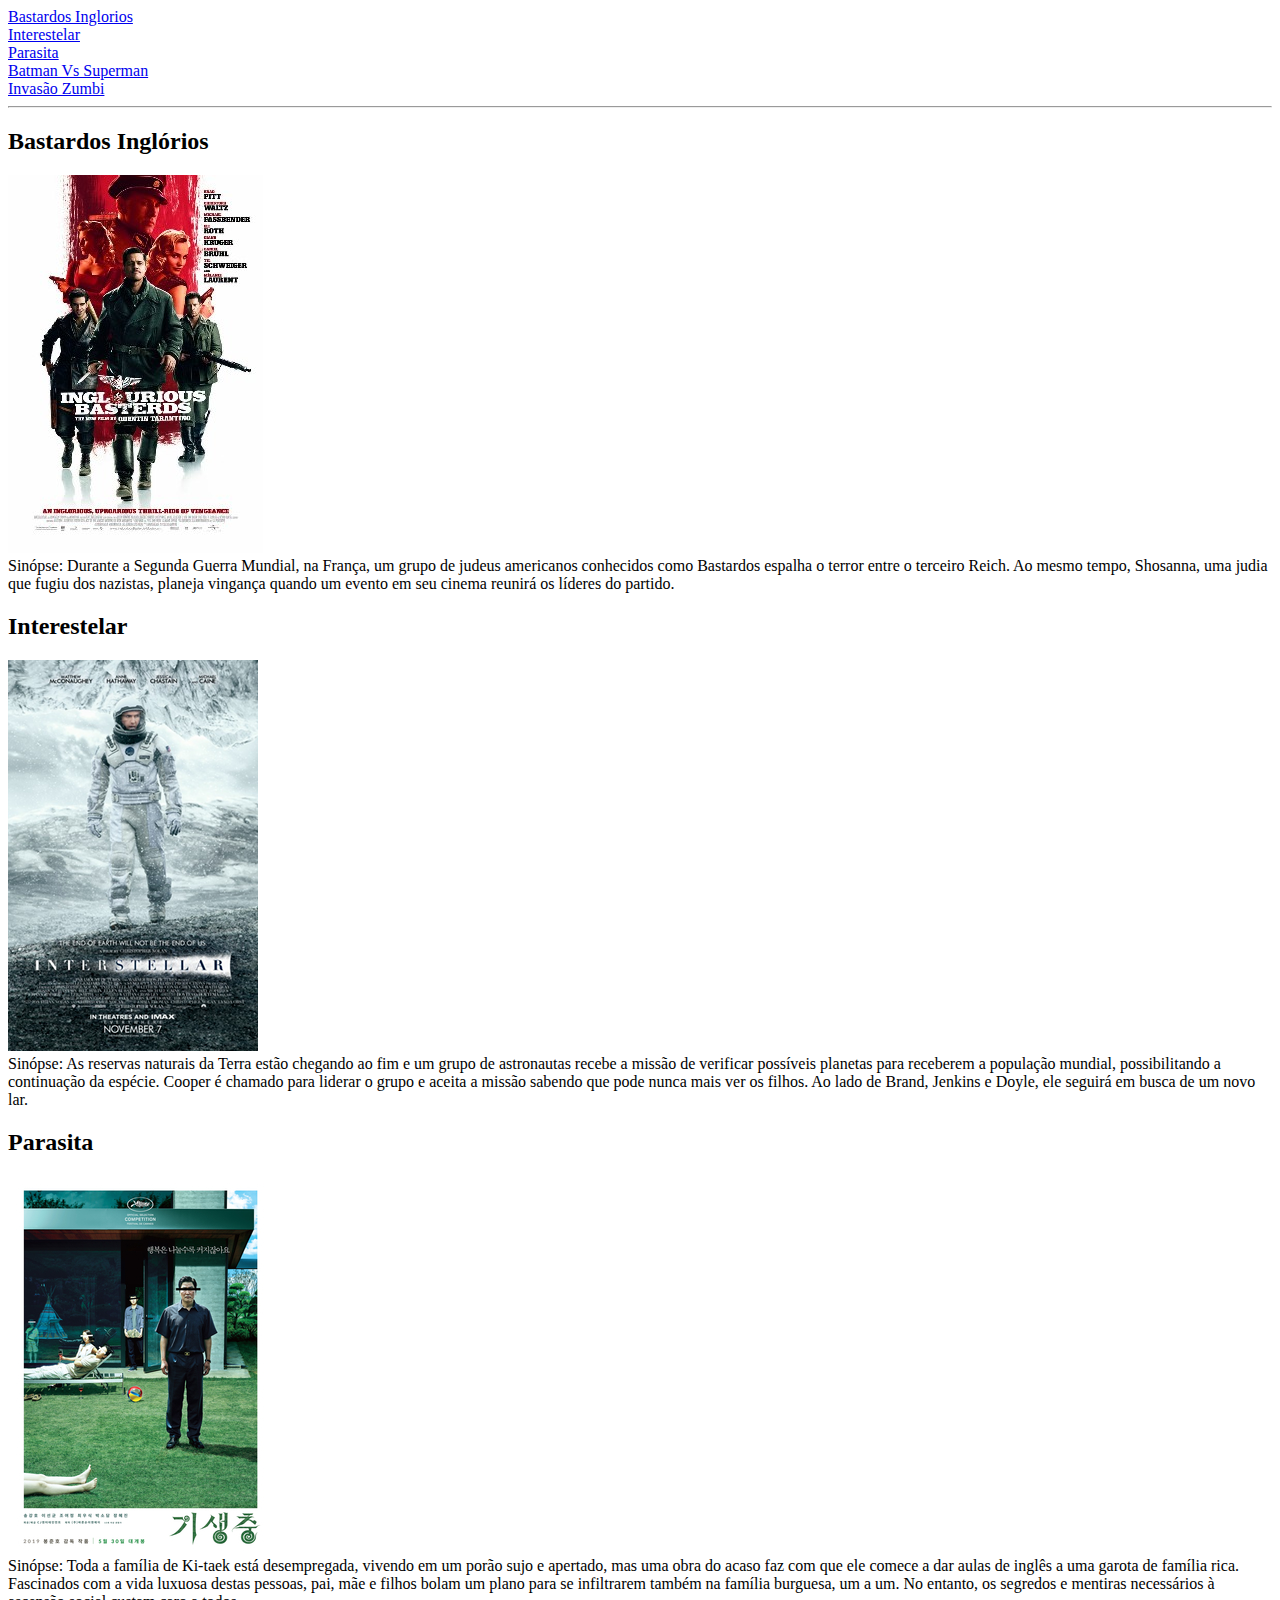
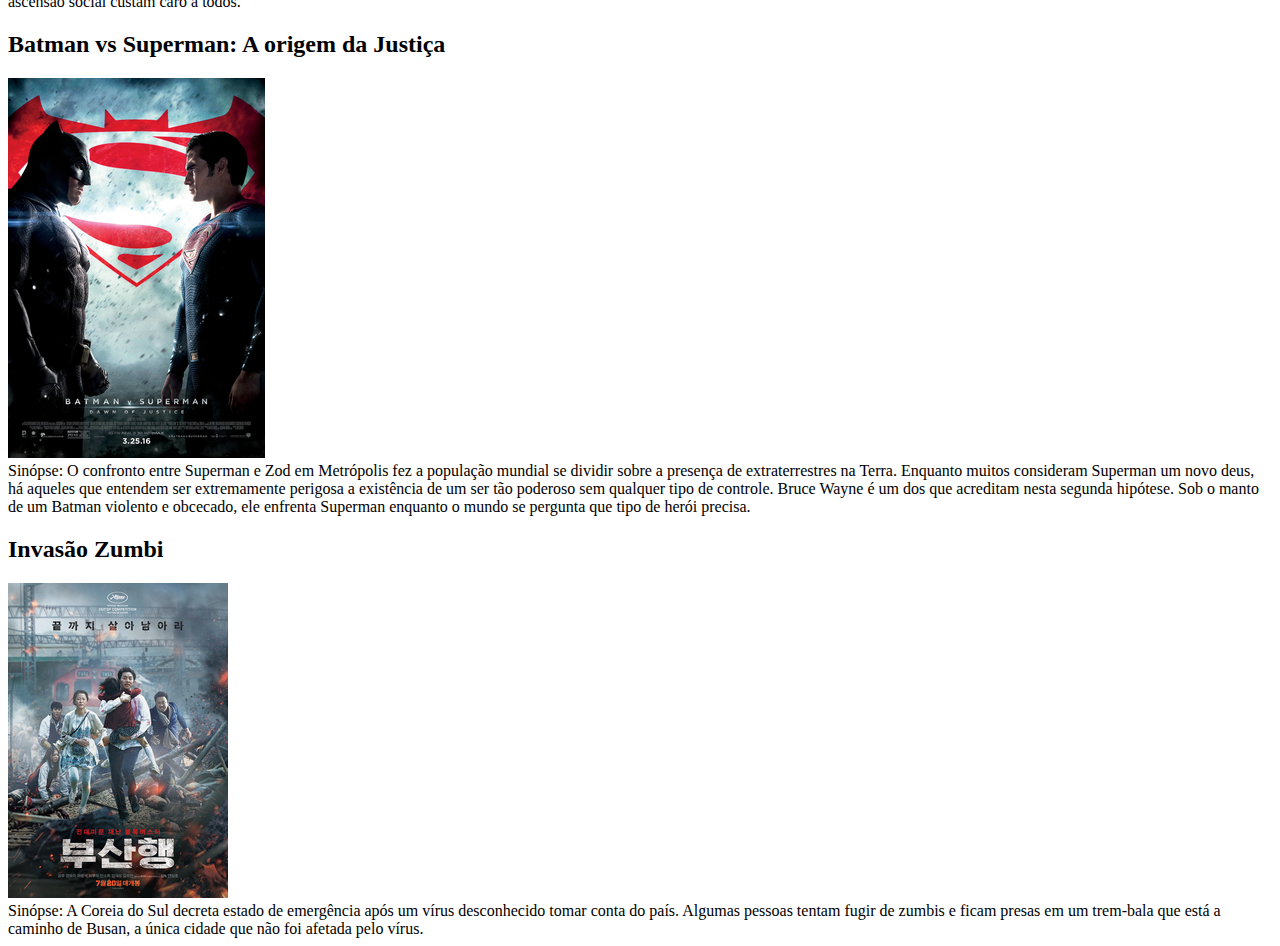
<file: Aula02/index.html>
<!DOCTYPE html>
<html>
	<head>
		<title>BCC201</title>
		<!-- Conceitos visto na aula, além de ajustar para o aparelho caso o usario use o site em celulares etc... -->
		<meta charset="utf-8" name="viewport" content="width=device-width, initial-scale=1.0">
	</head>
	<body>

		<!-- Utilizando o conceito de bookmark link, para quando clicar, levar para uma parte da pag -->
		<a href="#BI">Bastardos Inglorios</a>
		<br />
		<a href="#Interestelar">Interestelar</a>
		<br />
		<a href="#Parasite">Parasita</a>
		<br />
		<a href="#BvS">Batman Vs Superman</a> 
		<br />
		<a href="#IZ">Invasão Zumbi</a>
		<hr />

		<!-- Utilizando o conceito de bookmark link, para quando clicar, levar para uma parte da pag -->
		<h2 id="BI">Bastardos Inglórios</h2>
		<picture> 
			<!-- pic so rodou com o source media definindo o tamanho -->
			<source media="(min-width:650px)" srcset= "BI.jpg">
			<source media="(min-width:450px)" srcset= "BI.jpg"> 
			<img src="BI.jpg">
		</picture>
		<br />
		Sinópse: Durante a Segunda Guerra Mundial, na França, um grupo de judeus americanos conhecidos como Bastardos espalha o terror entre o terceiro Reich. Ao mesmo tempo, Shosanna, uma judia que fugiu dos nazistas, planeja vingança quando um evento em seu cinema reunirá os líderes do partido.
		<br />
		<h2 id="Interestelar">Interestelar</h2>
		<picture> 
			<source media="(min-width:650px)" srcset= "Interestelar.jpg">
			<source media="(min-width:450px)" srcset= "Interestelar.jpg"> 
			<img src="Interestelar.jpg">
		</picture>
		<br />
		Sinópse: As reservas naturais da Terra estão chegando ao fim e um grupo de astronautas recebe a missão de verificar possíveis planetas para receberem a população mundial, possibilitando a continuação da espécie. Cooper é chamado para liderar o grupo e aceita a missão sabendo que pode nunca mais ver os filhos. Ao lado de Brand, Jenkins e Doyle, ele seguirá em busca de um novo lar.
		<br />
		<h2 id="Parasite">Parasita</h2>
		<picture> 
			<source media="(min-width:650px)" srcset= "Parasite.jpg">
			<source media="(min-width:450px)" srcset= "Parasite.jpg"> 
			<img src="Parasite.jpg">
		</picture>
		<br />
		Sinópse: Toda a família de Ki-taek está desempregada, vivendo em um porão sujo e apertado, mas uma obra do acaso faz com que ele comece a dar aulas de inglês a uma garota de família rica. Fascinados com a vida luxuosa destas pessoas, pai, mãe e filhos bolam um plano para se infiltrarem também na família burguesa, um a um. No entanto, os segredos e mentiras necessários à ascensão social custam caro a todos.
		<br />
		<h2 id="BvS">Batman vs Superman: A origem da Justiça</h2>
		<picture> 
			<source media="(min-width:650px)" srcset= "BvS.jpg">
			<source media="(min-width:450px)" srcset= "BvS.jpg"> 
			<img src="BvS.jpg">
		</picture>
		<br />
		Sinópse: O confronto entre Superman e Zod em Metrópolis fez a população mundial se dividir sobre a presença de extraterrestres na Terra. Enquanto muitos consideram Superman um novo deus, há aqueles que entendem ser extremamente perigosa a existência de um ser tão poderoso sem qualquer tipo de controle. Bruce Wayne é um dos que acreditam nesta segunda hipótese. Sob o manto de um Batman violento e obcecado, ele enfrenta Superman enquanto o mundo se pergunta que tipo de herói precisa.
		<br />
		<h2 id="IZ">Invasão Zumbi</h2>
		<picture> 
			<source media="(min-width:650px)" srcset= "Train.jpg">
			<source media="(min-width:450px)" srcset= "Train.jpg"> 
			<img src="Train.jpg">
		</picture>
		<br />
		Sinópse: A Coreia do Sul decreta estado de emergência após um vírus desconhecido tomar conta do país. Algumas pessoas tentam fugir de zumbis e ficam presas em um trem-bala que está a caminho de Busan, a única cidade que não foi afetada pelo vírus.
		<br />
	</body>
</html>
</file>
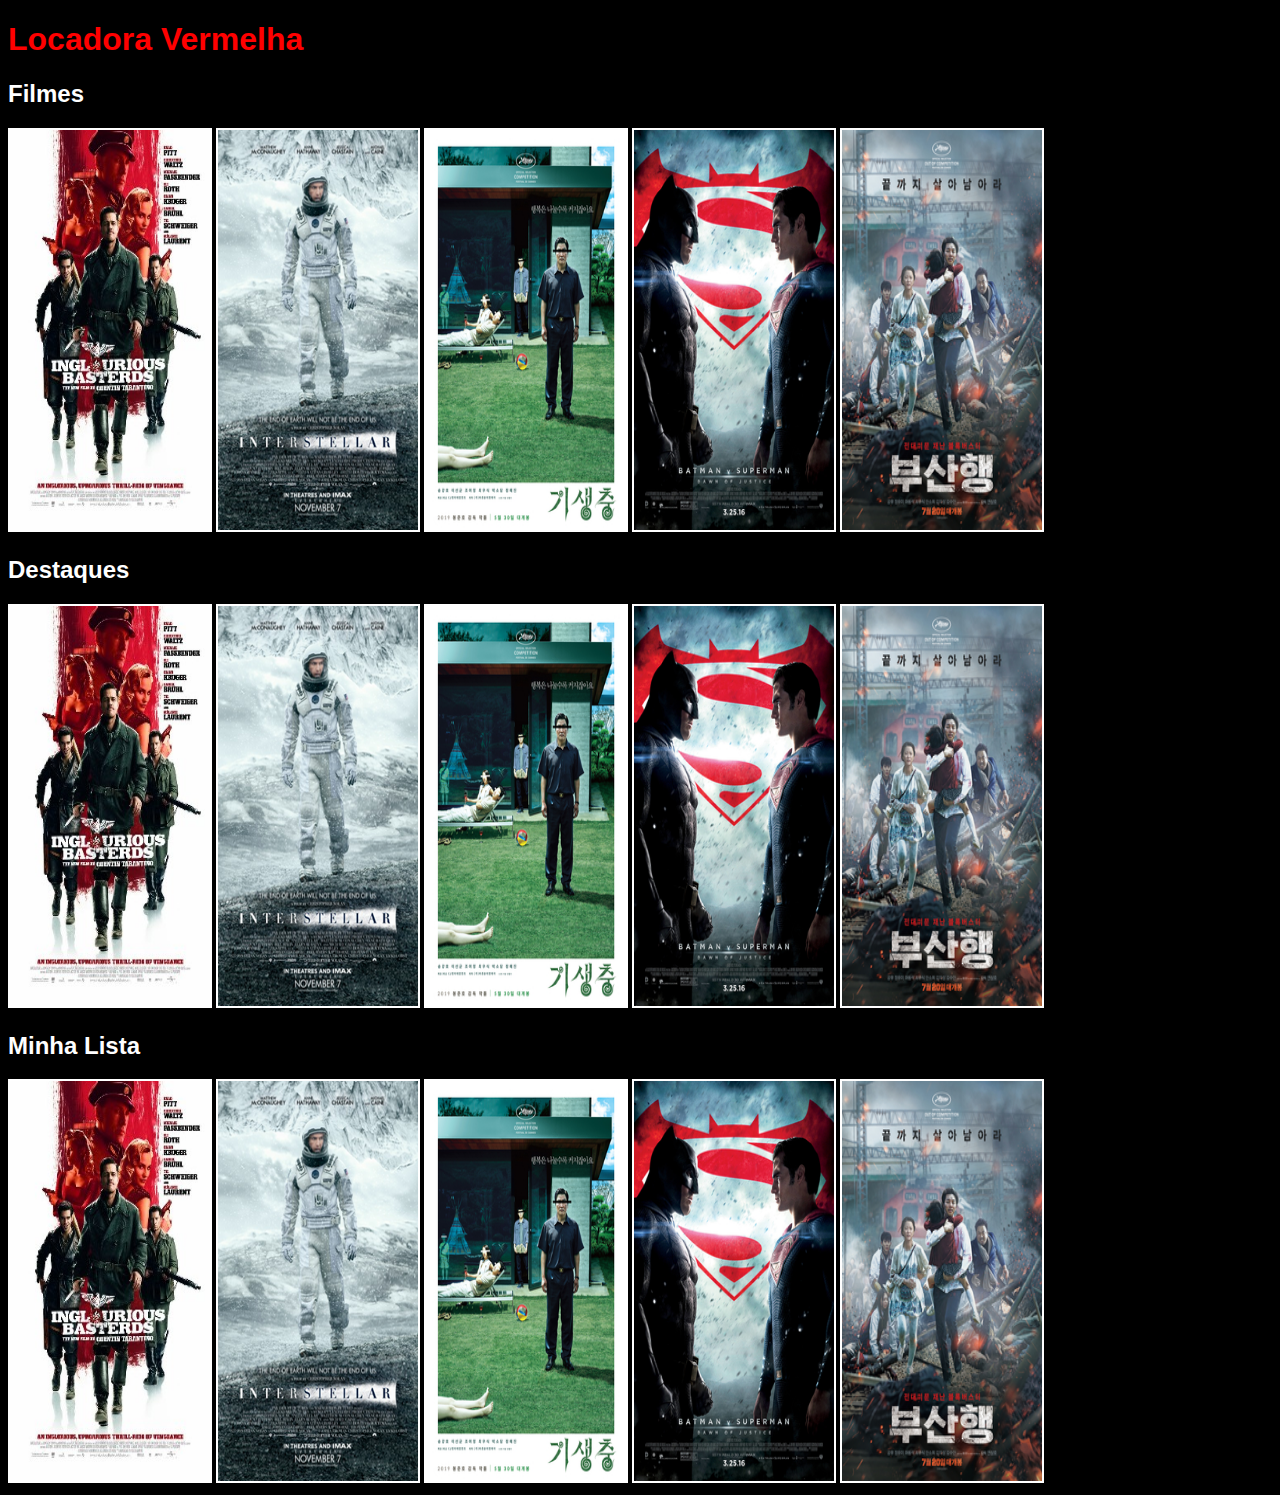
<file: Aula03-04/index.html>
<!DOCTYPE html>
<html>
	<head>
		<title>BCC201</title>

		<!-- referencia ao css-->
		<link rel="stylesheet" href="style.css" />
		<!-- Conceitos visto na aula, além de ajustar para o aparelho caso o usario use o site em celulares etc... -->
		<meta charset="utf-8" name="viewport" content="width=device-width, initial-scale=1.0">
	</head>

	<body>

		<h1>Locadora Vermelha</h1>
		<!-- Utilizando o conceito de bookmark link, para quando clicar, levar para uma parte da pag -->
		<h2 >Filmes</h2>
		<picture> 
			<!-- pic so rodou com o source media definindo o tamanho -->
			<source media="(min-width:650px)" srcset= "BI.jpg">
			<source media="(min-width:450px)" srcset= "BI.jpg"> 
			<img src="BI.jpg">
		</picture>
		<picture> 
			<source media="(min-width:650px)" srcset= "Interestelar.jpg">
			<source media="(min-width:450px)" srcset= "Interestelar.jpg"> 
			<img src="Interestelar.jpg">
		</picture>
		<picture> 
			<source media="(min-width:650px)" srcset= "Parasite.jpg">
			<source media="(min-width:450px)" srcset= "Parasite.jpg"> 
			<img src="Parasite.jpg">
		</picture>
		<picture> 
			<source media="(min-width:650px)" srcset= "BvS.jpg">
			<source media="(min-width:450px)" srcset= "BvS.jpg"> 
			<img src="BvS.jpg">
		</picture>
		<picture> 
			<source media="(min-width:650px)" srcset= "Train.jpg">
			<source media="(min-width:450px)" srcset= "Train.jpg"> 
			<img src="Train.jpg">
		</picture>
		<h2 >Destaques</h2>
		<picture> 
			<!-- pic so rodou com o source media definindo o tamanho -->
			<source media="(min-width:650px)" srcset= "BI.jpg">
			<source media="(min-width:450px)" srcset= "BI.jpg"> 
			<img src="BI.jpg">
		</picture>
		<picture> 
			<source media="(min-width:650px)" srcset= "Interestelar.jpg">
			<source media="(min-width:450px)" srcset= "Interestelar.jpg"> 
			<img src="Interestelar.jpg">
		</picture>
		<picture> 
			<source media="(min-width:650px)" srcset= "Parasite.jpg">
			<source media="(min-width:450px)" srcset= "Parasite.jpg"> 
			<img src="Parasite.jpg">
		</picture>
		<picture> 
			<source media="(min-width:650px)" srcset= "BvS.jpg">
			<source media="(min-width:450px)" srcset= "BvS.jpg"> 
			<img src="BvS.jpg">
		</picture>
		<picture> 
			<source media="(min-width:650px)" srcset= "Train.jpg">
			<source media="(min-width:450px)" srcset= "Train.jpg"> 
			<img src="Train.jpg">
		</picture>
		<h2 >Minha Lista</h2>
		<picture> 
			<!-- pic so rodou com o source media definindo o tamanho -->
			<source media="(min-width:650px)" srcset= "BI.jpg">
			<source media="(min-width:450px)" srcset= "BI.jpg"> 
			<img src="BI.jpg">
		</picture>
		<picture> 
			<source media="(min-width:650px)" srcset= "Interestelar.jpg">
			<source media="(min-width:450px)" srcset= "Interestelar.jpg"> 
			<img src="Interestelar.jpg">
		</picture>
		<picture> 
			<source media="(min-width:650px)" srcset= "Parasite.jpg">
			<source media="(min-width:450px)" srcset= "Parasite.jpg"> 
			<img src="Parasite.jpg">
		</picture>
		<picture> 
			<source media="(min-width:650px)" srcset= "BvS.jpg">
			<source media="(min-width:450px)" srcset= "BvS.jpg"> 
			<img src="BvS.jpg">
		</picture>
		<picture> 
			<source media="(min-width:650px)" srcset= "Train.jpg">
			<source media="(min-width:450px)" srcset= "Train.jpg"> 
			<img src="Train.jpg">
		</picture>
		</body>
</html>
</file>
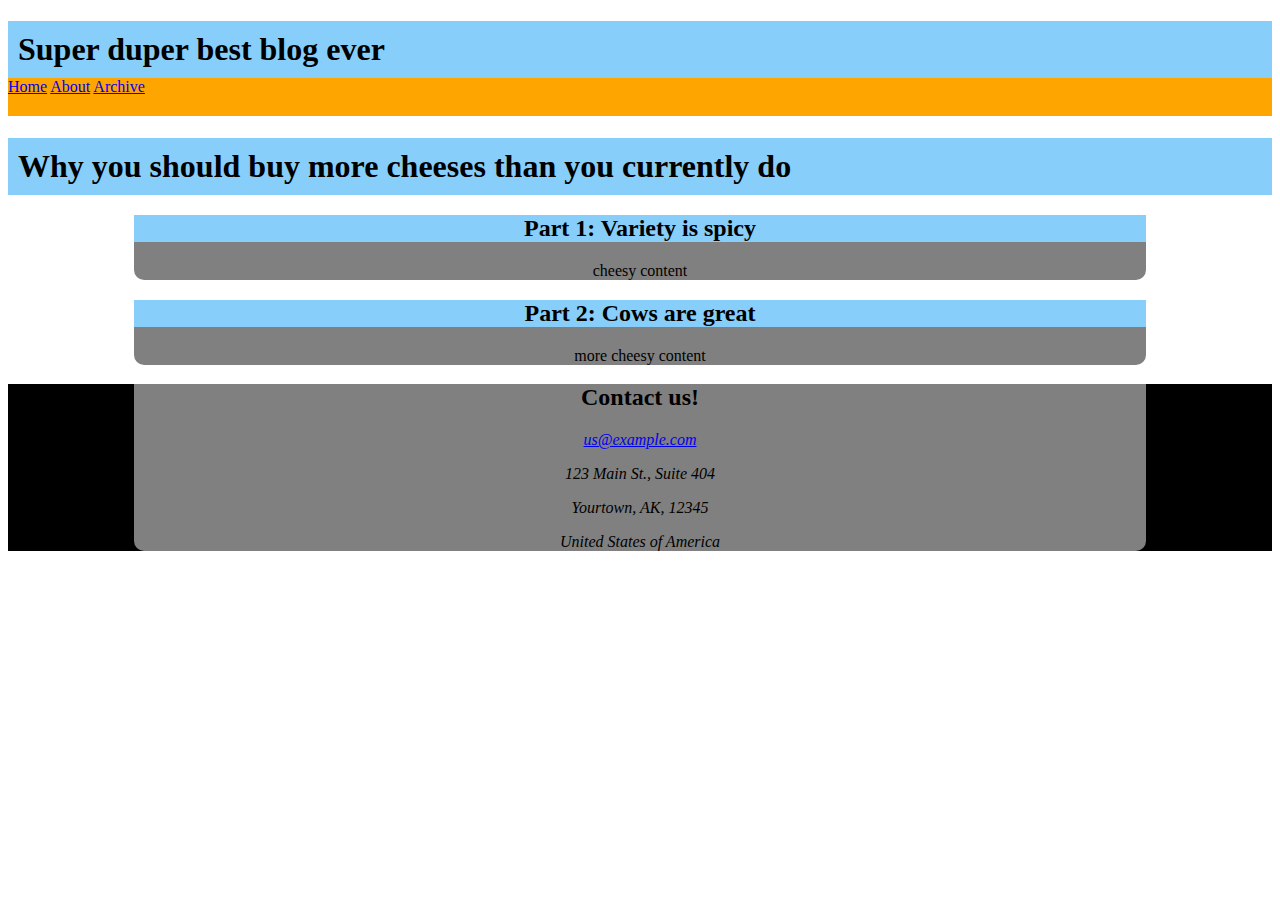
<file: Aula05/index.html>
<!DOCTYPE html>
<html>
  <head>
    <title>Tarefa A05</title>
    <link rel="stylesheet" href="style.css" />
  </head>
  <body>
		<header>
      <h1>Super duper best blog ever</h1>
      <nav>
        <a href="/">Home</a>
        <a href="/about">About</a>
        <a href="/archive">Archive</a>
      </nav>
    </header>
    <main>
      <article>
	      <header>
          <h1>Why you should buy more cheeses than you currently do</h1>
	      </header>
	      <section>
          <header>
            <h2>Part 1: Variety is spicy</h2>
          </header>
          cheesy content
	      </section>
	      <section>
          <header>
            <h2>Part 2: Cows are great</h2>
          </header>
          more cheesy content
	      </section>
    	</article>
    </main>
    <footer>
      <section class="contact" vocab="http://schema.org/" typeof="LocalBusiness">
        <h2>Contact us!</h2>
        <address property="email">
          <a href="mailto:us@example.com">us@example.com</a>
        </address>
        <address property="address" typeof="PostalAddress">
          <p property="streetAddress">123 Main St., Suite 404</p>
          <p>
            <span property="addressLocality">Yourtown</span>,
            <span property="addressRegion">AK</span>,
            <span property="postalCode">12345</span>   
          </p>
          <p property="addressCountry">United States of America</p>
        </address>
      </section>
    </footer>
  </body>
</html>
</file>
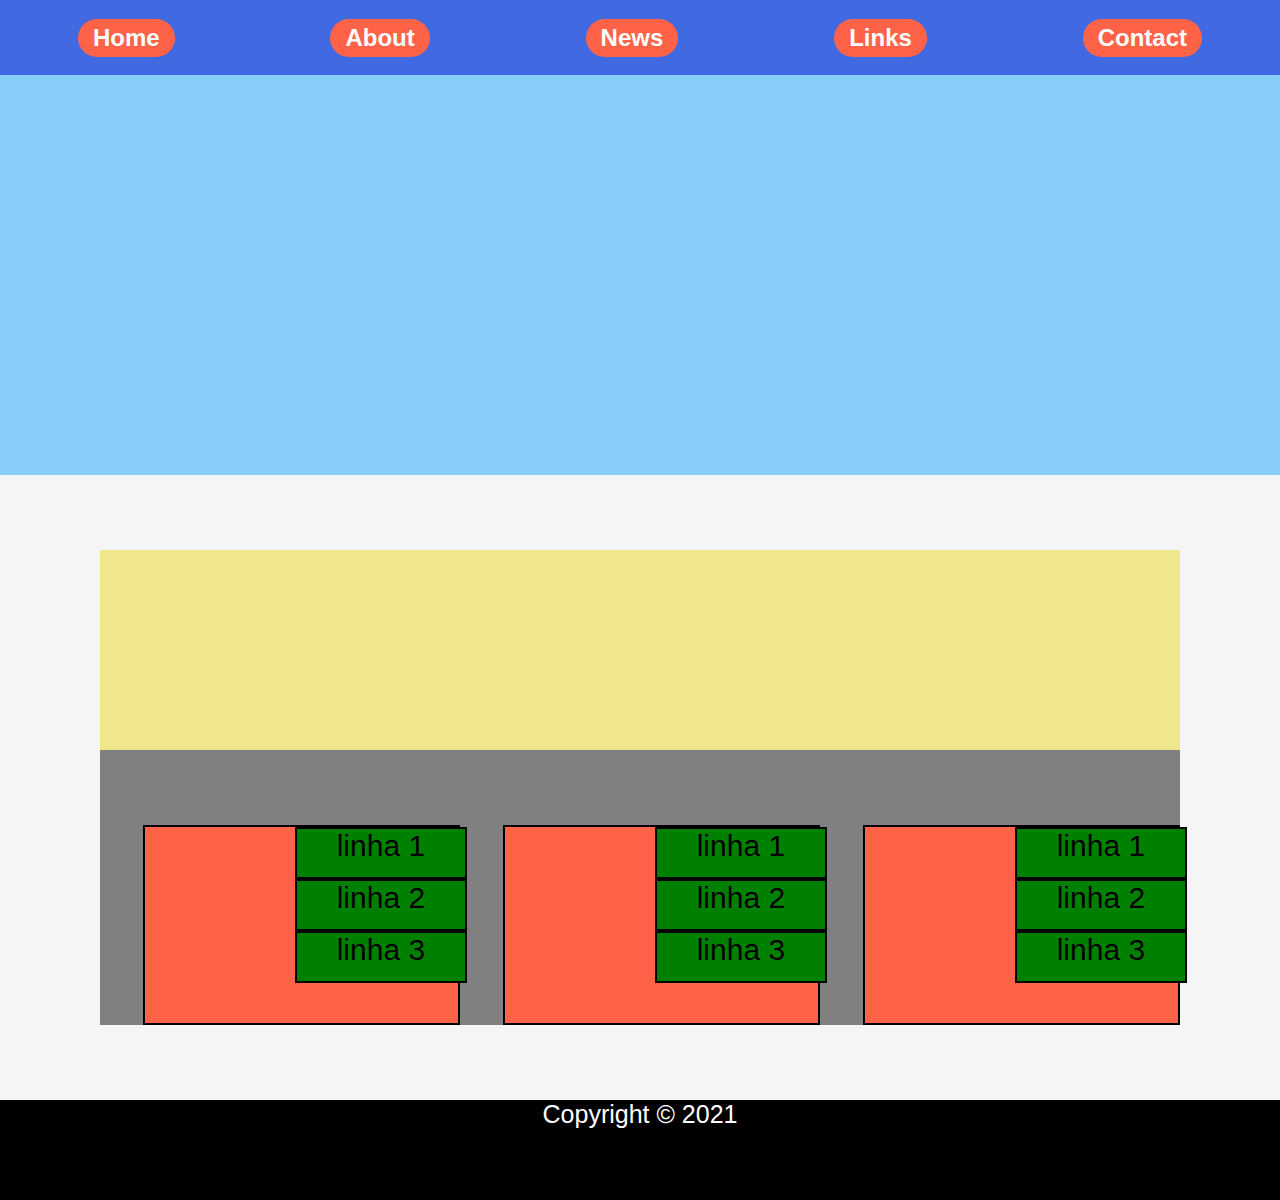
<file: Aula06-07/index.html>
<html>
  <head>
    <meta charset="utf-8" name="viewport" content="width=device-width, initial-scale=1.0">
    <title>Tarefa A06-07</title>
    <link rel="stylesheet" href="style.css" />
  </head>
  <body>
    <nav>
      <a>Home</a>
      <a>About</a>
      <a>News</a>
      <a>Links</a>
      <a>Contact</a>
    </nav>
    <header></header>
    <section>
      <!-- main paragraph --> 
      <p></p>
      <!-- Two column-type things --> 
      <div id="flex-container">
        <div class="col">
          <div class="box"><p>linha 1</p></div>
          <div class="box"><p>linha 2</p></div>
          <div class="box"><p>linha 3</p></div>
        </div>
        <div class="col">
          <div class="box"><p>linha 1</p></div>
          <div class="box"><p>linha 2</p></div>
          <div class="box"><p>linha 3</p></div>
        </div>
        <div class="col">
          <div class="box"><p>linha 1</p></div>
          <div class="box"><p>linha 2</p></div>
          <div class="box"><p>linha 3</p></div>
        </div> 
      </div>

    </section>
    <footer>Copyright &copy; 2021</footer>
  </body>
</html>
</file>
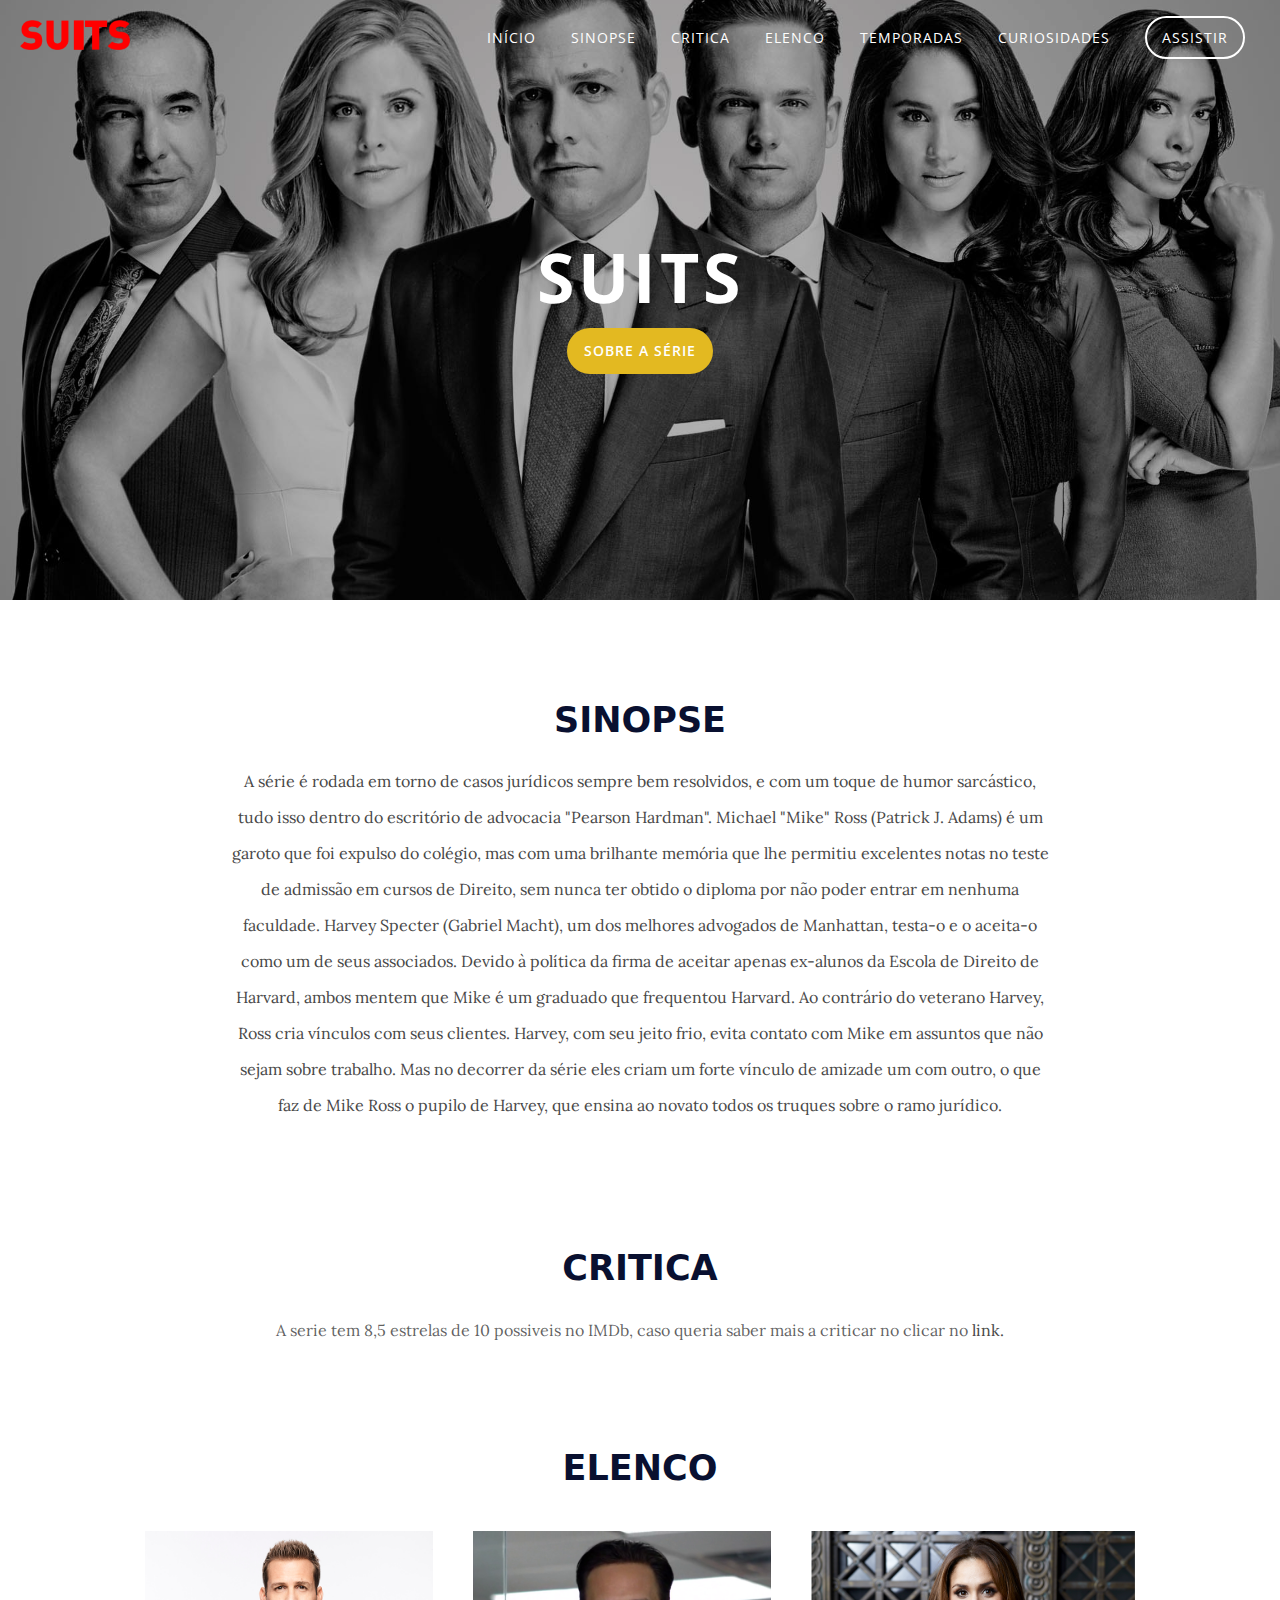
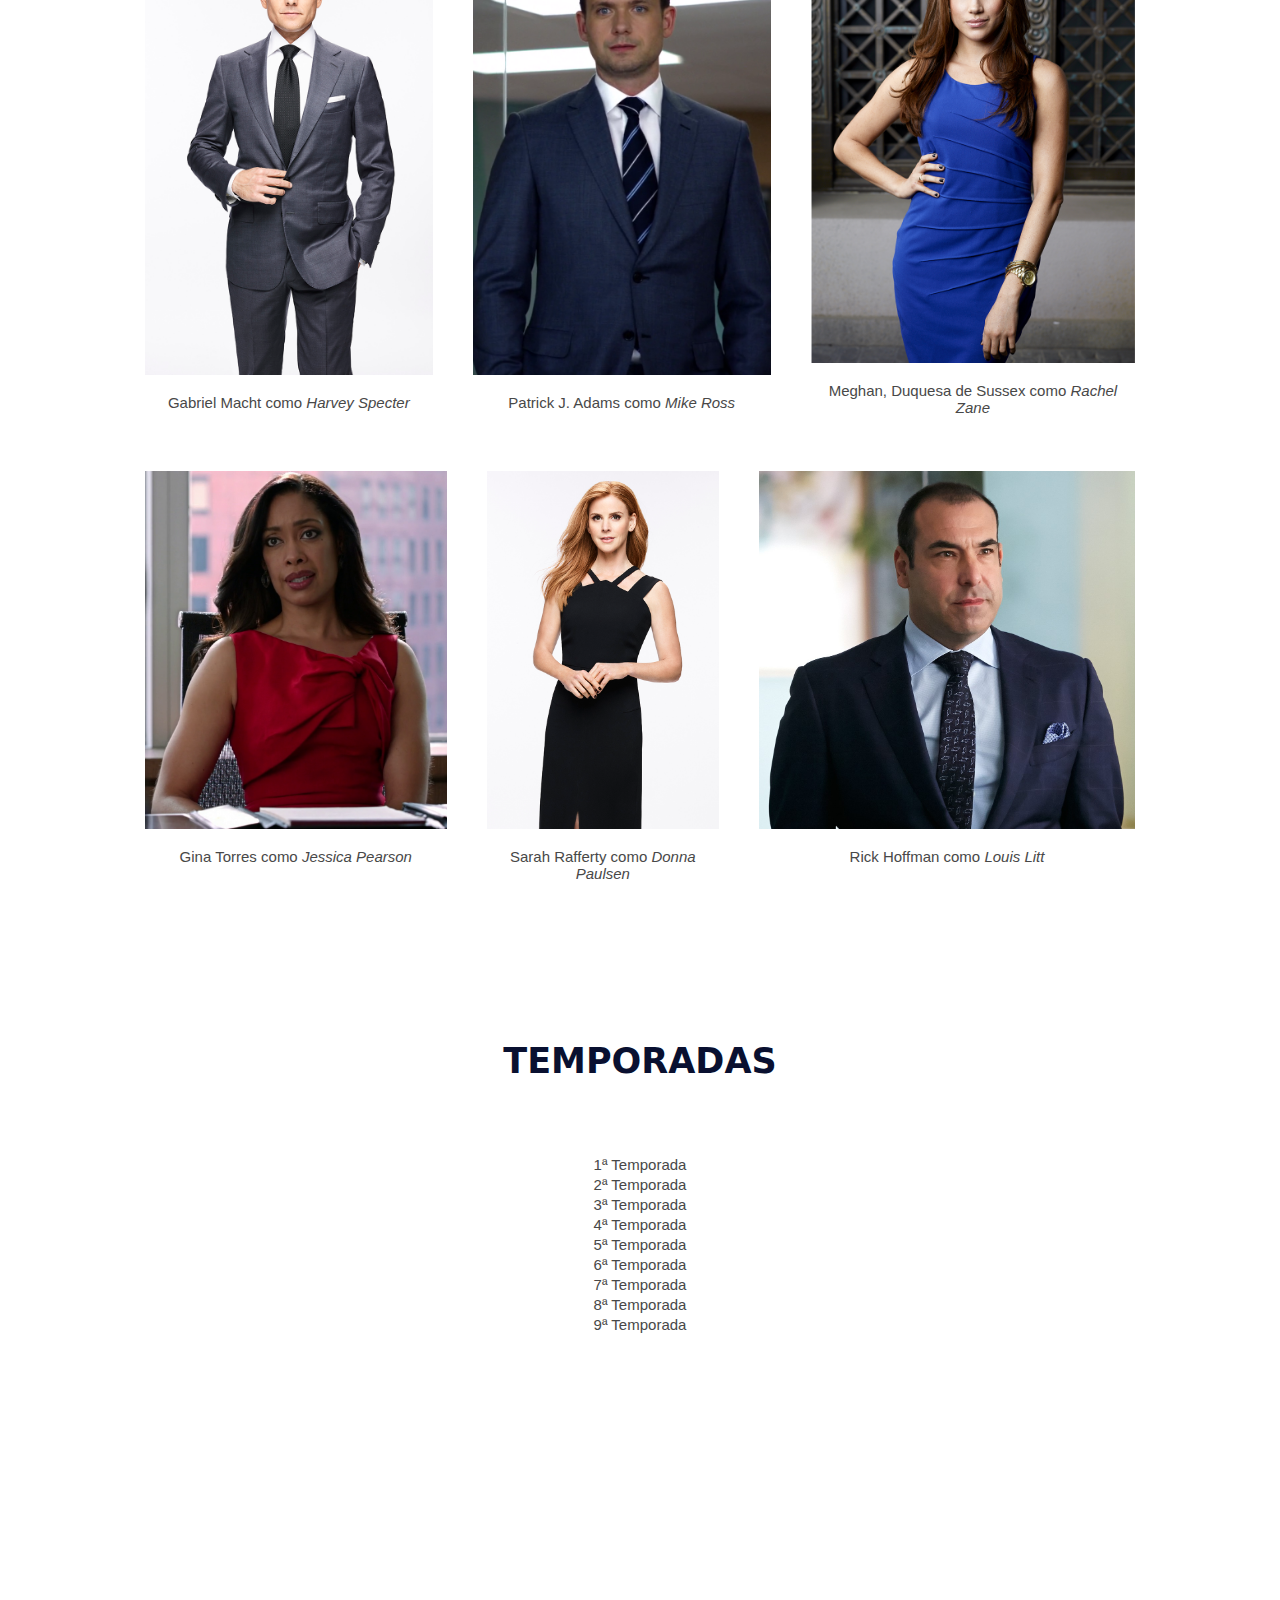
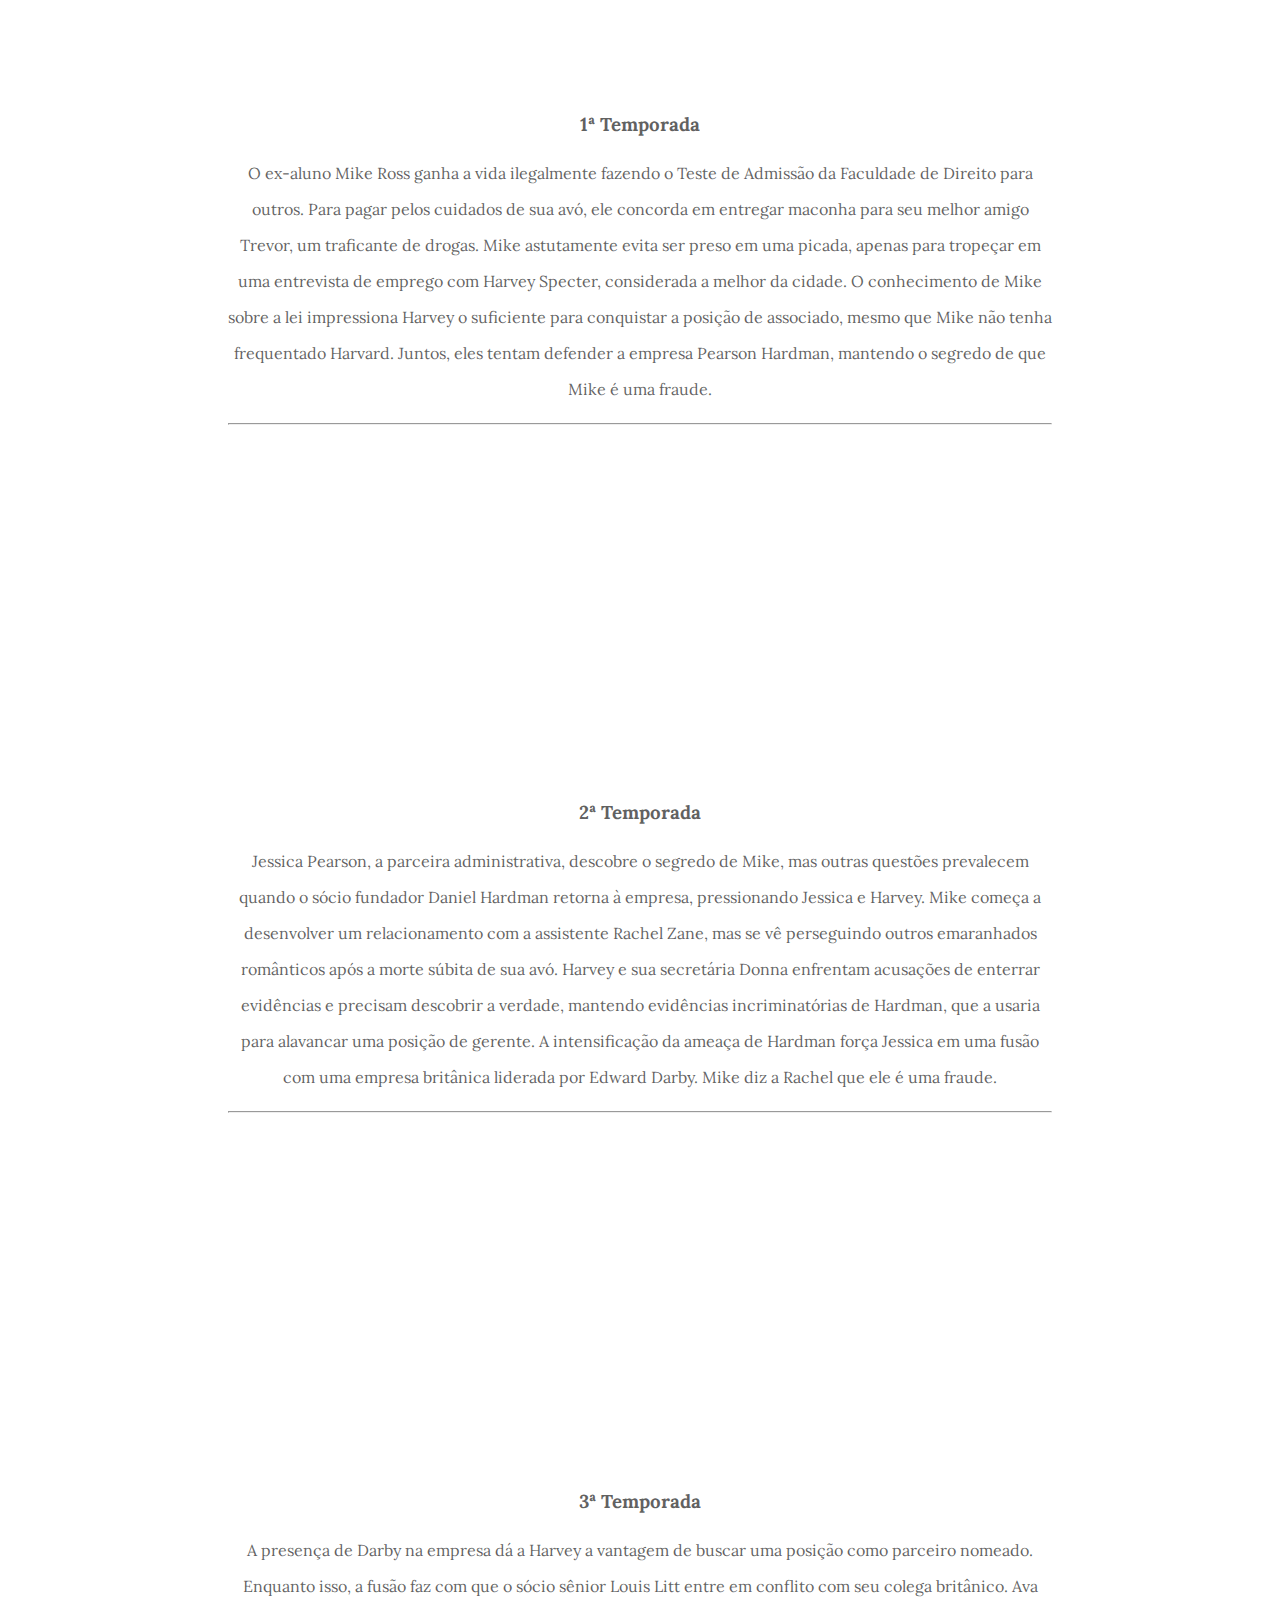
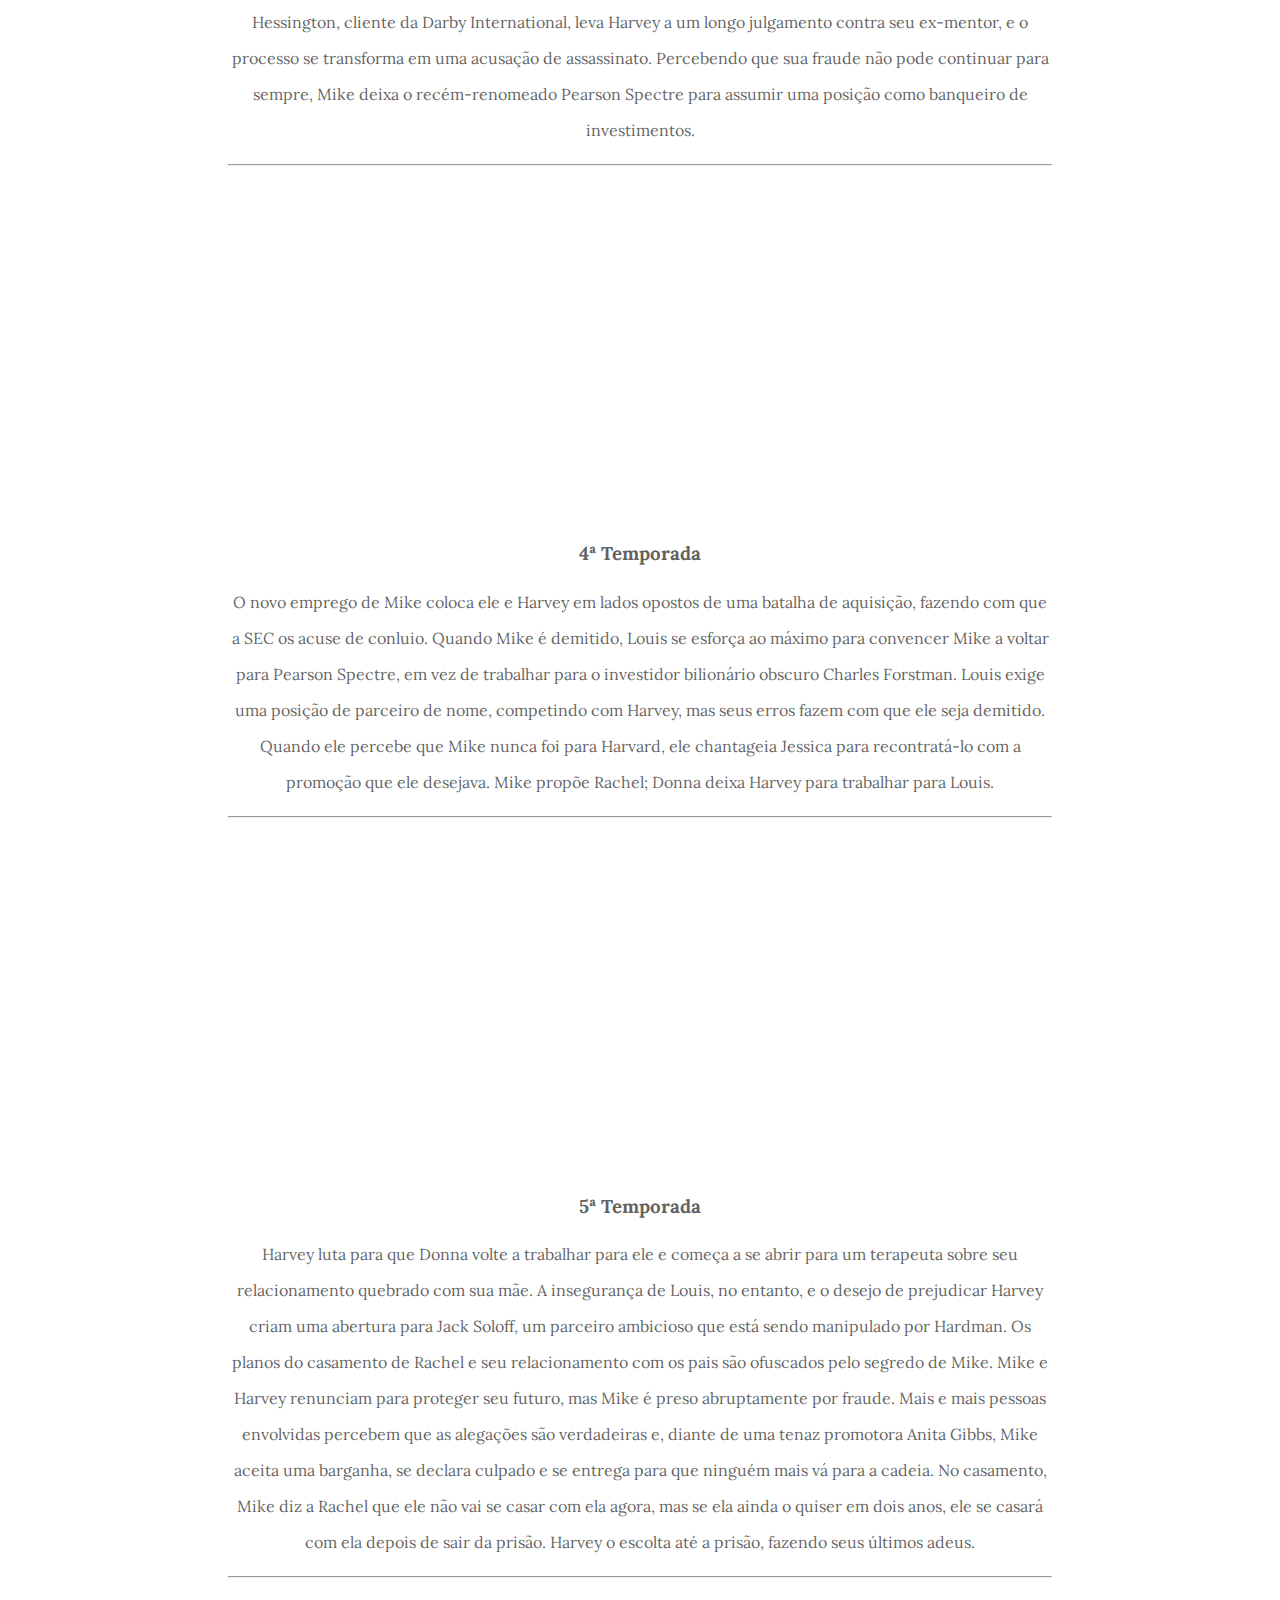
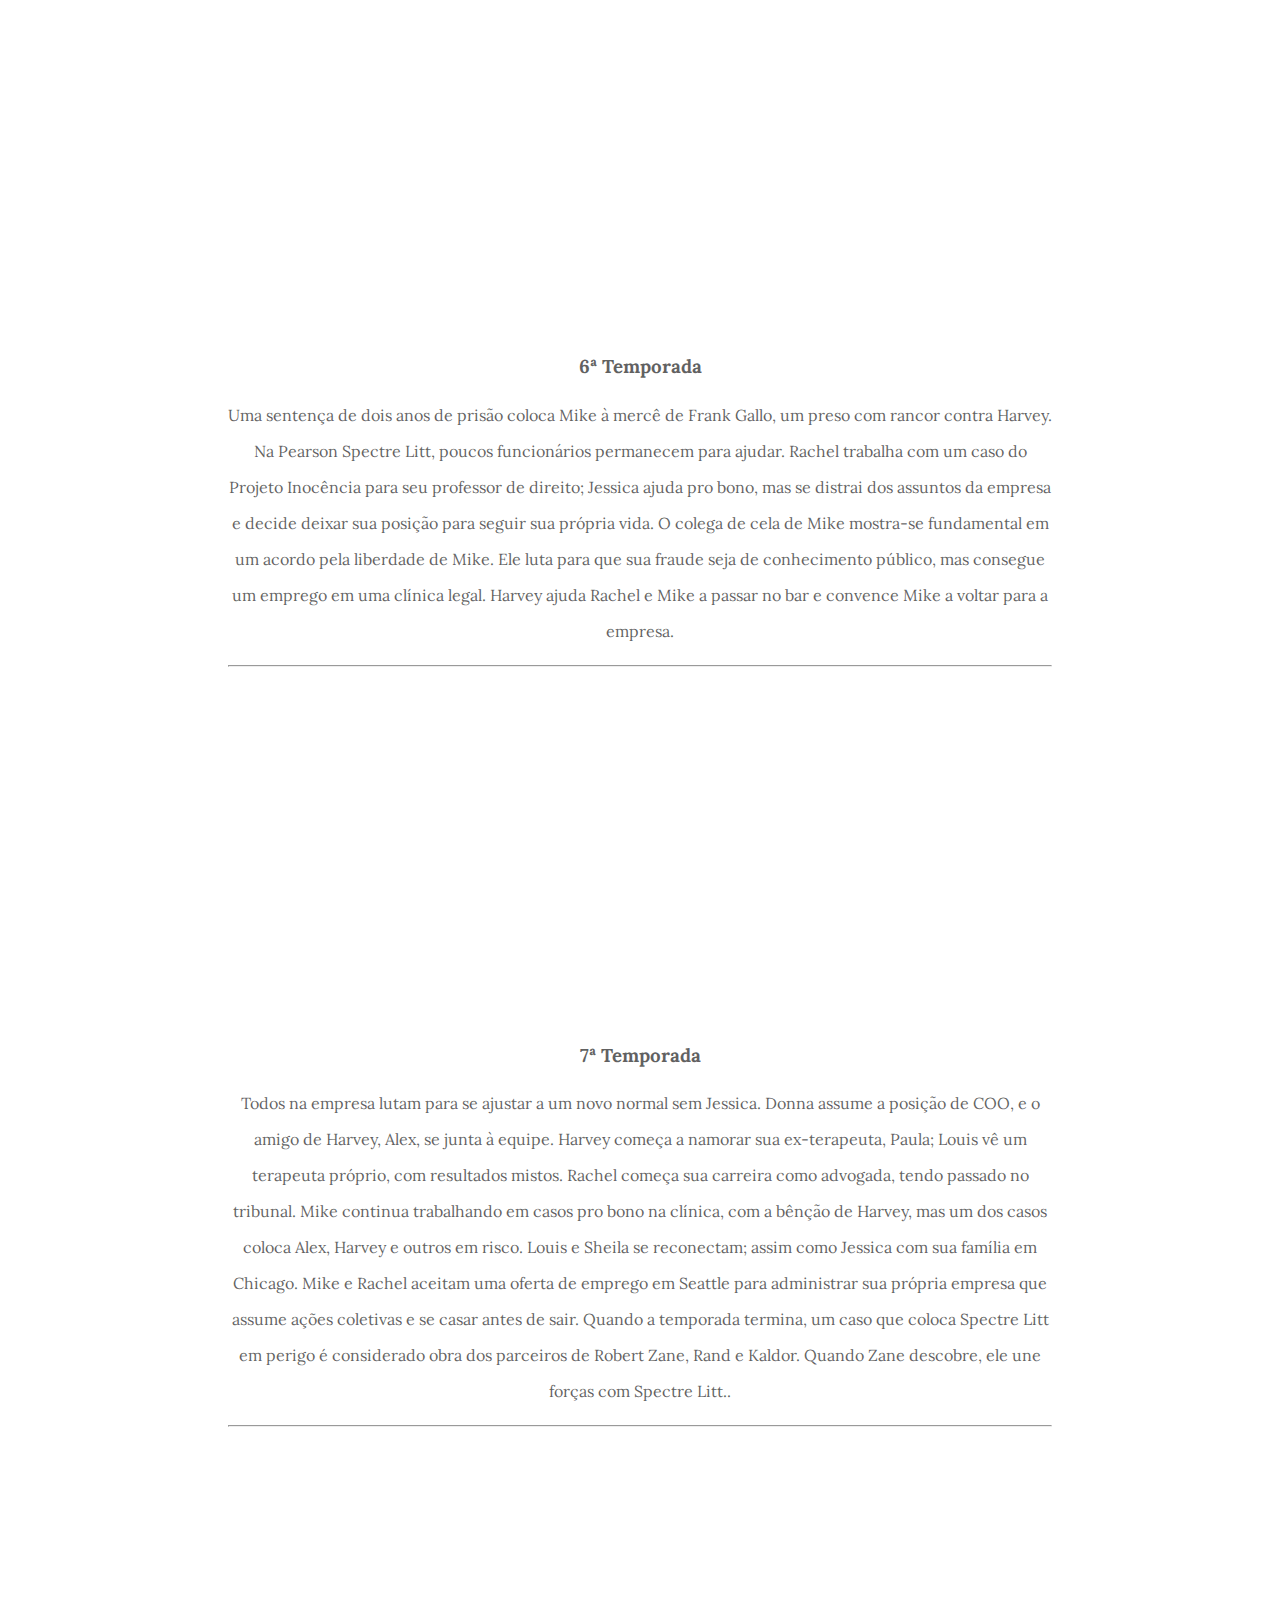
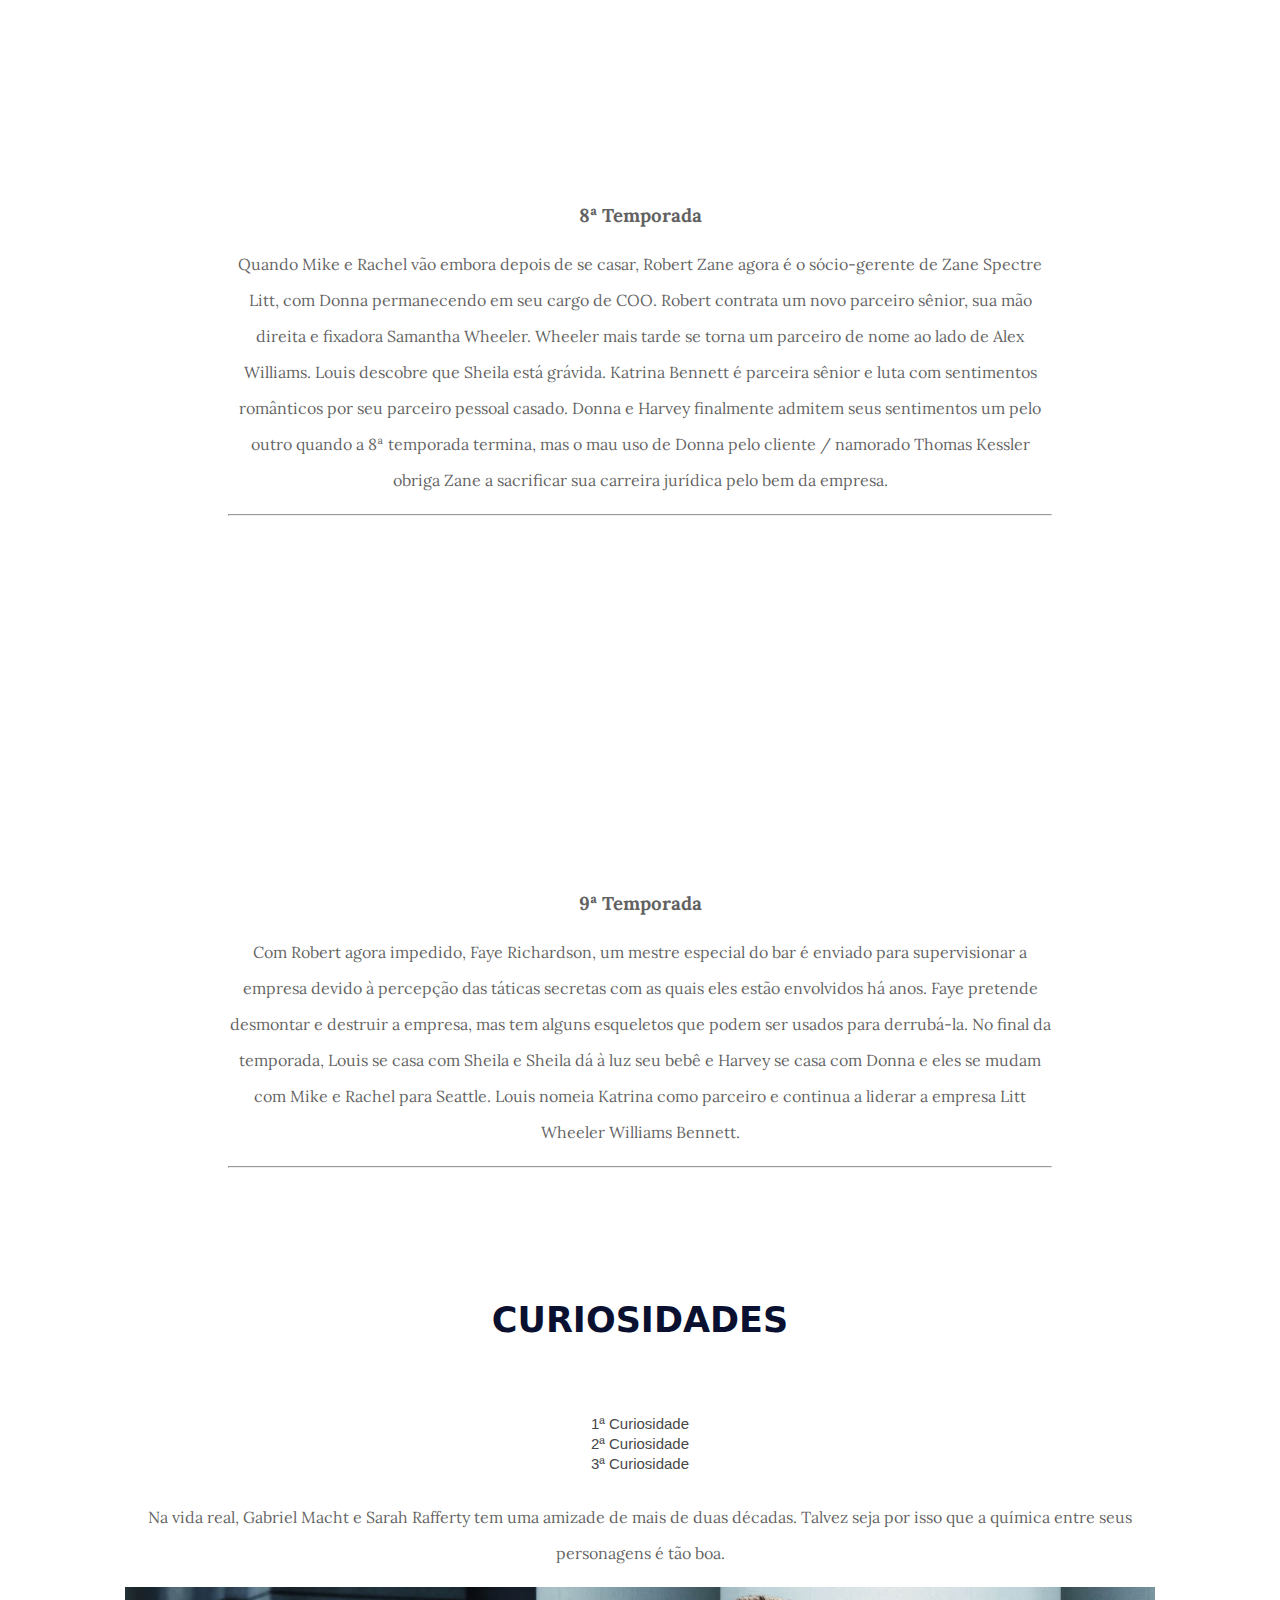
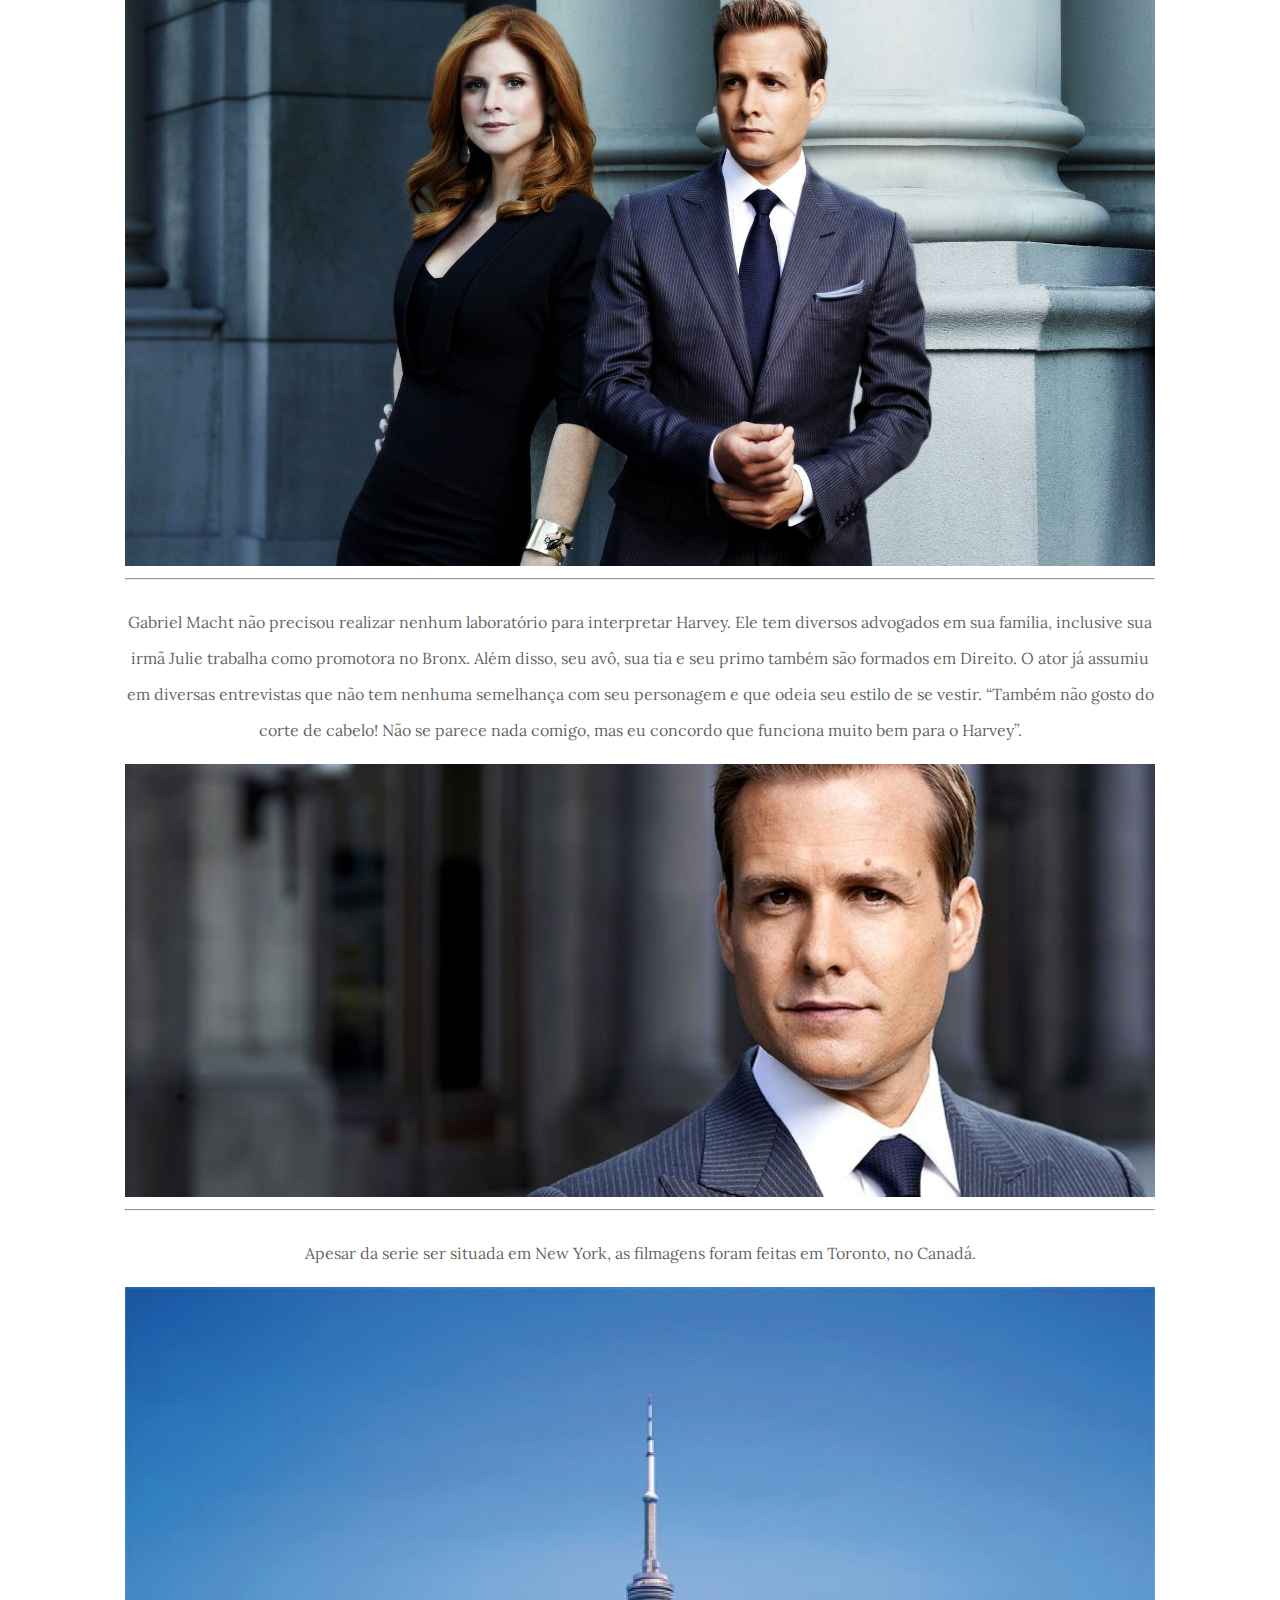
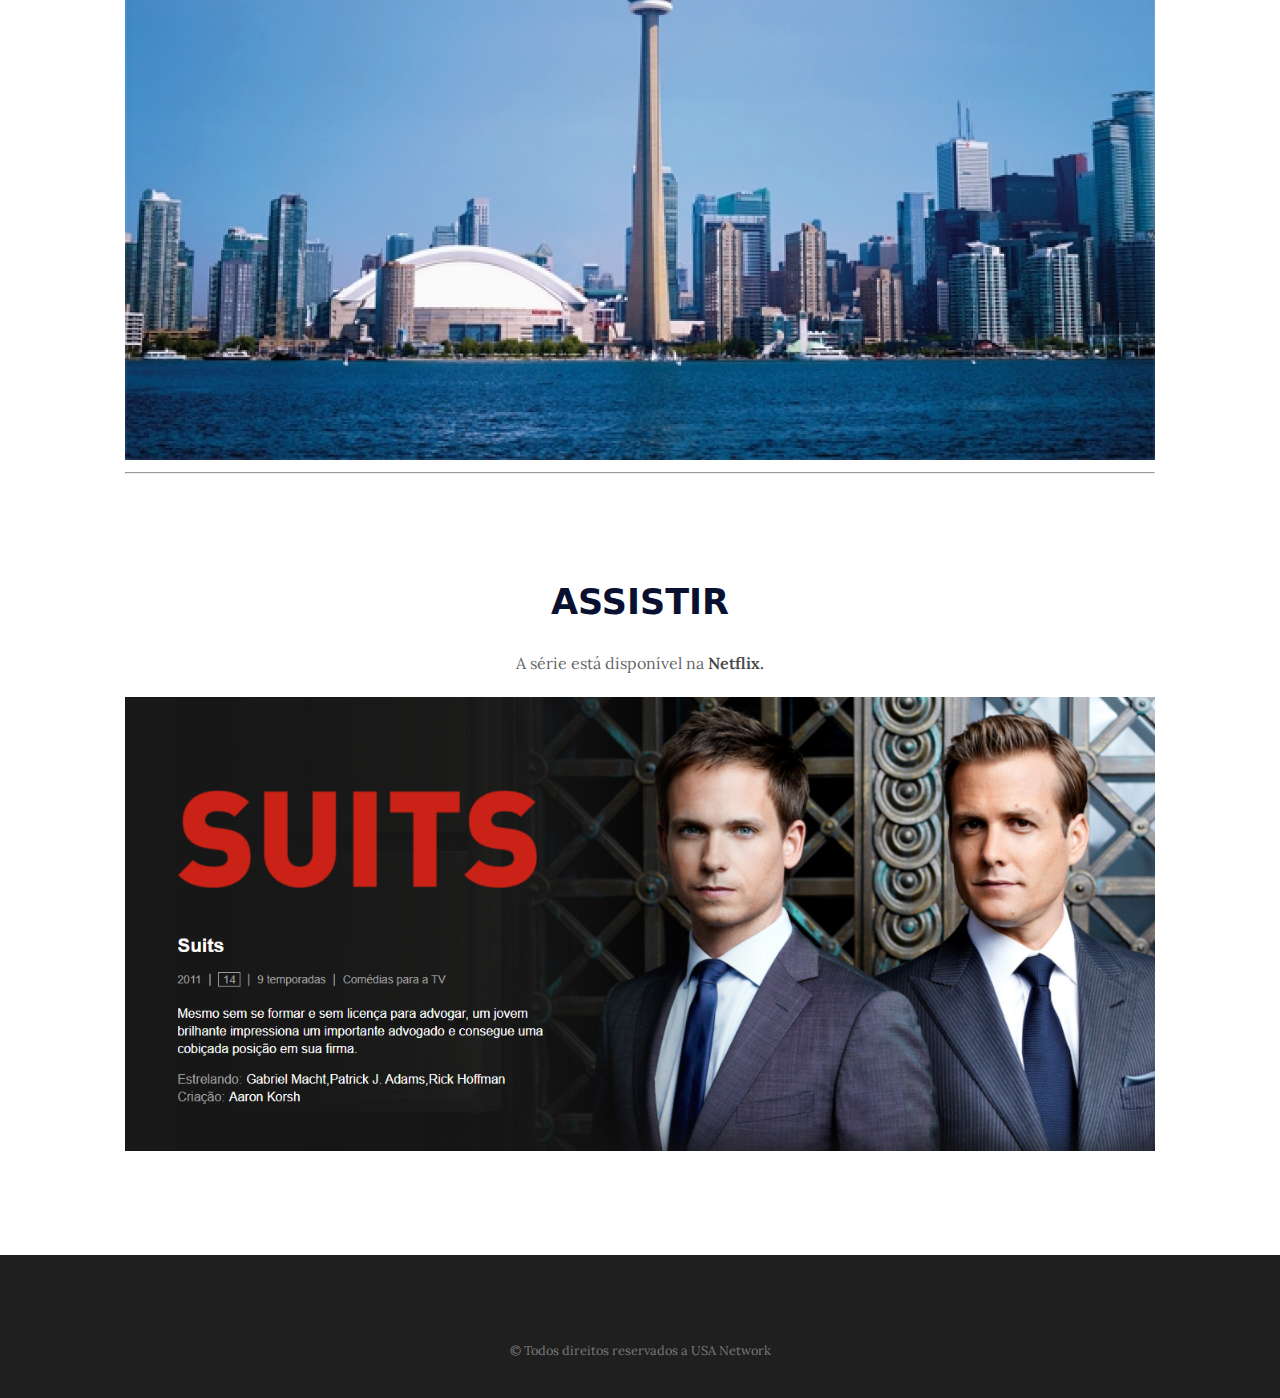
<file: Aula08-FinalHTML/index.html>
<!DOCTYPE html>
<html>
  <head>
    <meta charset="utf-8">
    <meta name="viewport" content="width=device-width, initial-scale=1">
    <title>Suits</title>
    <link href="https://fonts.googleapis.com/css?family=Lora:400,400i|Open+Sans:400,700" rel="stylesheet">
    <link rel="stylesheet" href="style.css">
  </head>
  <body>
    <header>
      <nav>
        <div id="logo">
          <img src="images/logo.png">
        </div>
        <div id="links">
          <a>Início</a>
          <a href="#sinopse">Sinopse</a>
          <a href="#critica">Critica</a>
          <a href="#elenco">Elenco</a>
          <a href="#temporadas">Temporadas</a>
          <a href="#curiosidades">Curiosidades</a>
          <a href="#assistir" class="button">Assistir</a>
        </div>

      </nav>

      <h1>
        
        <strong>Suits</strong><br/>
        <a class="button" href="#sinopse">Sobre a Série</a>
      </h1>

    </header>
    <section id="sinopse">
        <h1>Sinopse</h1>
        <p>
          A série é rodada em torno de casos jurídicos sempre bem resolvidos, e com um toque de humor sarcástico, tudo isso dentro do escritório de advocacia "Pearson Hardman". Michael "Mike" Ross (Patrick J. Adams) é um garoto que foi expulso do colégio, mas com uma brilhante memória que lhe permitiu excelentes notas no teste de admissão em cursos de Direito, sem nunca ter obtido o diploma por não poder entrar em nenhuma faculdade. Harvey Specter (Gabriel Macht), um dos melhores advogados de Manhattan, testa-o e o aceita-o como um de seus associados. Devido à política da firma de aceitar apenas ex-alunos da Escola de Direito de Harvard, ambos mentem que Mike é um graduado que frequentou Harvard. Ao contrário do veterano Harvey, Ross cria vínculos com seus clientes. Harvey, com seu jeito frio, evita contato com Mike em assuntos que não sejam sobre trabalho. Mas no decorrer da série eles criam um forte vínculo de amizade um com outro, o que faz de Mike Ross o pupilo de Harvey, que ensina ao novato todos os truques sobre o ramo jurídico. 
        </p>
    </section>
    <section id="critica">
      <h1>Critica</h1>
      <p>A serie tem 8,5 estrelas de 10 possiveis no IMDb, caso queria saber mais a criticar no clicar no <a href="https://www.imdb.com/title/tt1632701/"  target="_blank">link. </a></p>
    </section>
    <section id="elenco">
      <h1>Elenco</h1>
      <div class="personagem">
          <div>
            <img src="images/body-image-1.jpg" />
            <h3>Gabriel Macht como <span>Harvey Specter</span> </h3>
          </div>
          <div>
            <img src="images/body-image-2.jpg" />
            <h3>Patrick J. Adams como <span>Mike Ross</span> </h3>
          </div>
          <div>
            <img src="images/body-image-3.jpg" />
            <h3>Meghan, Duquesa de Sussex como <span>Rachel Zane</span></h3>
          </div>
      </div>
      <div class="personagem">
        <div>
          <img src="images/body-image-4.jpg" />
          <h3>Gina Torres como <span>Jessica Pearson</span></h3>
        </div>
        <div>
          <img src="images/body-image-5.jpg" />
          <h3>Sarah Rafferty como <span>Donna Paulsen</span> </h3>
        </div>
        <div>
          <img src="images/body-image-6.jpg" />
          <h3>Rick Hoffman como <span>Louis Litt </span></h3>
        </div>
      </div>
    </section>
    <section id="temporadas">
      <h1>Temporadas</h1>
      <div class="menu">
      </br>
        <a href="#temp1">1ª Temporada</a> </br>
        <a href="#temp2">2ª Temporada</a> </br>
        <a href="#temp3">3ª Temporada</a> </br>
        <a href="#temp4">4ª Temporada</a> </br>
        <a href="#temp5">5ª Temporada</a> </br>
        <a href="#temp6">6ª Temporada</a> </br>
        <a href="#temp7">7ª Temporada</a> </br>
        <a href="#temp8">8ª Temporada</a> </br>
        <a href="#temp9">9ª Temporada</a> </br>
      </div>
      <div id="temp1">
        <iframe width="560" height="315" src="https://www.youtube.com/embed/85z53bAebsI" frameborder="0" allow="accelerometer; autoplay; clipboard-write; encrypted-media; gyroscope; picture-in-picture" allowfullscreen></iframe>
        <h3>1ª Temporada </h3>
        <p>O ex-aluno Mike Ross ganha a vida ilegalmente fazendo o Teste de Admissão da Faculdade de Direito para outros. Para pagar pelos cuidados de sua avó, ele concorda em entregar maconha para seu melhor amigo Trevor, um traficante de drogas. Mike astutamente evita ser preso em uma picada, apenas para tropeçar em uma entrevista de emprego com Harvey Specter, considerada a melhor da cidade. O conhecimento de Mike sobre a lei impressiona Harvey o suficiente para conquistar a posição de associado, mesmo que Mike não tenha frequentado Harvard. Juntos, eles tentam defender a empresa Pearson Hardman, mantendo o segredo de que Mike é uma fraude.</p>
          <hr/>
        </div>
      <div id="temp2">
        <iframe width="560" height="315" src="https://www.youtube.com/embed/tjskecW2BFQ" frameborder="0" allow="accelerometer; autoplay; clipboard-write; encrypted-media; gyroscope; picture-in-picture" allowfullscreen></iframe>
        <h3>2ª Temporada </h3>
        <p>Jessica Pearson, a parceira administrativa, descobre o segredo de Mike, mas outras questões prevalecem quando o sócio fundador Daniel Hardman retorna à empresa, pressionando Jessica e Harvey. Mike começa a desenvolver um relacionamento com a assistente Rachel Zane, mas se vê perseguindo outros emaranhados românticos após a morte súbita de sua avó. Harvey e sua secretária Donna enfrentam acusações de enterrar evidências e precisam descobrir a verdade, mantendo evidências incriminatórias de Hardman, que a usaria para alavancar uma posição de gerente. A intensificação da ameaça de Hardman força Jessica em uma fusão com uma empresa britânica liderada por Edward Darby. Mike diz a Rachel que ele é uma fraude.</p>
        <hr/>
      </div>
      <div id="temp3">
       <iframe width="560" height="315" src="https://www.youtube.com/embed/FabgkDRdXSw" frameborder="0" allow="accelerometer; autoplay; clipboard-write; encrypted-media; gyroscope; picture-in-picture" allowfullscreen></iframe>
        <h3>3ª Temporada </h3>
        <p>A presença de Darby na empresa dá a Harvey a vantagem de buscar uma posição como parceiro nomeado. Enquanto isso, a fusão faz com que o sócio sênior Louis Litt entre em conflito com seu colega britânico. Ava Hessington, cliente da Darby International, leva Harvey a um longo julgamento contra seu ex-mentor, e o processo se transforma em uma acusação de assassinato. Percebendo que sua fraude não pode continuar para sempre, Mike deixa o recém-renomeado Pearson Spectre para assumir uma posição como banqueiro de investimentos.</p>
        <hr/> 
      </div>
      <div id="temp4">
        <iframe width="560" height="315" src="https://www.youtube.com/embed/pczpXyPa_AM" frameborder="0" allow="accelerometer; autoplay; clipboard-write; encrypted-media; gyroscope; picture-in-picture" allowfullscreen></iframe>
        <h3>4ª Temporada </h3>
        <p>O novo emprego de Mike coloca ele e Harvey em lados opostos de uma batalha de aquisição, fazendo com que a SEC os acuse de conluio. Quando Mike é demitido, Louis se esforça ao máximo para convencer Mike a voltar para Pearson Spectre, em vez de trabalhar para o investidor bilionário obscuro Charles Forstman. Louis exige uma posição de parceiro de nome, competindo com Harvey, mas seus erros fazem com que ele seja demitido. Quando ele percebe que Mike nunca foi para Harvard, ele chantageia Jessica para recontratá-lo com a promoção que ele desejava. Mike propõe Rachel; Donna deixa Harvey para trabalhar para Louis.</p>
        <hr/>
      </div>
      <div id="temp5">
        <iframe width="560" height="315" src="https://www.youtube.com/embed/RD7eJwQ3JT4" frameborder="0" allow="accelerometer; autoplay; clipboard-write; encrypted-media; gyroscope; picture-in-picture" allowfullscreen></iframe>
        <h3>5ª Temporada </h3>
        <p>Harvey luta para que Donna volte a trabalhar para ele e começa a se abrir para um terapeuta sobre seu relacionamento quebrado com sua mãe. A insegurança de Louis, no entanto, e o desejo de prejudicar Harvey criam uma abertura para Jack Soloff, um parceiro ambicioso que está sendo manipulado por Hardman. Os planos do casamento de Rachel e seu relacionamento com os pais são ofuscados pelo segredo de Mike. Mike e Harvey renunciam para proteger seu futuro, mas Mike é preso abruptamente por fraude. Mais e mais pessoas envolvidas percebem que as alegações são verdadeiras e, diante de uma tenaz promotora Anita Gibbs, Mike aceita uma barganha, se declara culpado e se entrega para que ninguém mais vá para a cadeia. No casamento, Mike diz a Rachel que ele não vai se casar com ela agora, mas se ela ainda o quiser em dois anos, ele se casará com ela depois de sair da prisão. Harvey o escolta até a prisão, fazendo seus últimos adeus.</p>
        <hr/> 
      </div>
      <div id="temp6">
        <iframe width="560" height="315" src="https://www.youtube.com/embed/708Y03Gi8l8" frameborder="0" allow="accelerometer; autoplay; clipboard-write; encrypted-media; gyroscope; picture-in-picture" allowfullscreen></iframe>
        <h3>6ª Temporada </h3>
        <p>Uma sentença de dois anos de prisão coloca Mike à mercê de Frank Gallo, um preso com rancor contra Harvey. Na Pearson Spectre Litt, poucos funcionários permanecem para ajudar. Rachel trabalha com um caso do Projeto Inocência para seu professor de direito; Jessica ajuda pro bono, mas se distrai dos assuntos da empresa e decide deixar sua posição para seguir sua própria vida. O colega de cela de Mike mostra-se fundamental em um acordo pela liberdade de Mike. Ele luta para que sua fraude seja de conhecimento público, mas consegue um emprego em uma clínica legal. Harvey ajuda Rachel e Mike a passar no bar e convence Mike a voltar para a empresa.</p>
        <hr/>
      </div>
      <div id="temp7">
        <iframe width="560" height="315" src="https://www.youtube.com/embed/Ab2YIbP5xw8" frameborder="0" allow="accelerometer; autoplay; clipboard-write; encrypted-media; gyroscope; picture-in-picture" allowfullscreen></iframe>
        <h3>7ª Temporada </h3>
        <p>Todos na empresa lutam para se ajustar a um novo normal sem Jessica. Donna assume a posição de COO, e o amigo de Harvey, Alex, se junta à equipe. Harvey começa a namorar sua ex-terapeuta, Paula; Louis vê um terapeuta próprio, com resultados mistos. Rachel começa sua carreira como advogada, tendo passado no tribunal. Mike continua trabalhando em casos pro bono na clínica, com a bênção de Harvey, mas um dos casos coloca Alex, Harvey e outros em risco. Louis e Sheila se reconectam; assim como Jessica com sua família em Chicago. Mike e Rachel aceitam uma oferta de emprego em Seattle para administrar sua própria empresa que assume ações coletivas e se casar antes de sair. Quando a temporada termina, um caso que coloca Spectre Litt em perigo é considerado obra dos parceiros de Robert Zane, Rand e Kaldor. Quando Zane descobre, ele une forças com Spectre Litt..</p>
        <hr/>
      </div>
      <div id="temp8">
        <iframe width="560" height="315" src="https://www.youtube.com/embed/HtPPySC6rVk" frameborder="0" allow="accelerometer; autoplay; clipboard-write; encrypted-media; gyroscope; picture-in-picture" allowfullscreen></iframe>
        <h3>8ª Temporada </h3>
        <p>Quando Mike e Rachel vão embora depois de se casar, Robert Zane agora é o sócio-gerente de Zane Spectre Litt, com Donna permanecendo em seu cargo de COO. Robert contrata um novo parceiro sênior, sua mão direita e fixadora Samantha Wheeler. Wheeler mais tarde se torna um parceiro de nome ao lado de Alex Williams. Louis descobre que Sheila está grávida. Katrina Bennett é parceira sênior e luta com sentimentos românticos por seu parceiro pessoal casado. Donna e Harvey finalmente admitem seus sentimentos um pelo outro quando a 8ª temporada termina, mas o mau uso de Donna pelo cliente / namorado Thomas Kessler obriga Zane a sacrificar sua carreira jurídica pelo bem da empresa.</p>
          <hr/>
        </div>
        <div id="temp9">
        <iframe width="560" height="315" src="https://www.youtube.com/embed/bPYnXiOVTvQ" frameborder="0" allow="accelerometer; autoplay; clipboard-write; encrypted-media; gyroscope; picture-in-picture" allowfullscreen></iframe>
        <h3>9ª Temporada </h3>
        <p>Com Robert agora impedido, Faye Richardson, um mestre especial do bar é enviado para supervisionar a empresa devido à percepção das táticas secretas com as quais eles estão envolvidos há anos. Faye pretende desmontar e destruir a empresa, mas tem alguns esqueletos que podem ser usados ​​para derrubá-la. No final da temporada, Louis se casa com Sheila e Sheila dá à luz seu bebê e Harvey se casa com Donna e eles se mudam com Mike e Rachel para Seattle. Louis nomeia Katrina como parceiro e continua a liderar a empresa Litt Wheeler Williams Bennett.</p>
          <hr/>
        </div>
    </section>
    <section id="curiosidades">
      <h1>Curiosidades</h1>
      <div class="menu">
      </br>
        <a href="#1cr">1ª Curiosidade</a> </br>
        <a href="#2cr">2ª Curiosidade</a> </br>
        <a href="#3cr">3ª Curiosidade</a> </br>
      </div>
      <div id="1cr">
        <p>Na vida real, Gabriel Macht e Sarah Rafferty tem uma amizade de mais de duas décadas. Talvez seja por isso que a química entre seus personagens é tão boa.</p>
        <img src="images/curiosidade-1.jpg" />
        <hr/>
        </div>
      <div id="2cr">
        <p>Gabriel Macht não precisou realizar nenhum laboratório para interpretar Harvey. Ele tem diversos advogados em sua família, inclusive sua irmã Julie trabalha como promotora no Bronx. Além disso, seu avô, sua tia e seu primo também são formados em Direito. O ator já assumiu em diversas entrevistas que não tem nenhuma semelhança com seu personagem e que odeia seu estilo de se vestir. “Também não gosto do corte de cabelo! Não se parece nada comigo, mas eu concordo que funciona muito bem para o Harvey”.</p>
        <img src="images/curiosidade-2.jpg" />
        <hr/>
      </div>
      <div id="3cr">
        <p>Apesar da serie ser situada em New York, as filmagens foram feitas em Toronto, no Canadá.</p>
        <img src="images/curiosidade-3.jpg" />
        <hr/>
      </div>
    </section>
    <section id="assistir">
      
      <h1>Assistir</h1>
      <p>A série está disponível na <a href="https://www.netflix.com/br/title/70195800" target="_blank">Netflix. </a></p>
      <img src="images/ver.jpg" />
    </section>
    <footer>
      <p>&copy; Todos direitos reservados a USA Network</p> 
    </footer>
  </body>
</html>
</file>
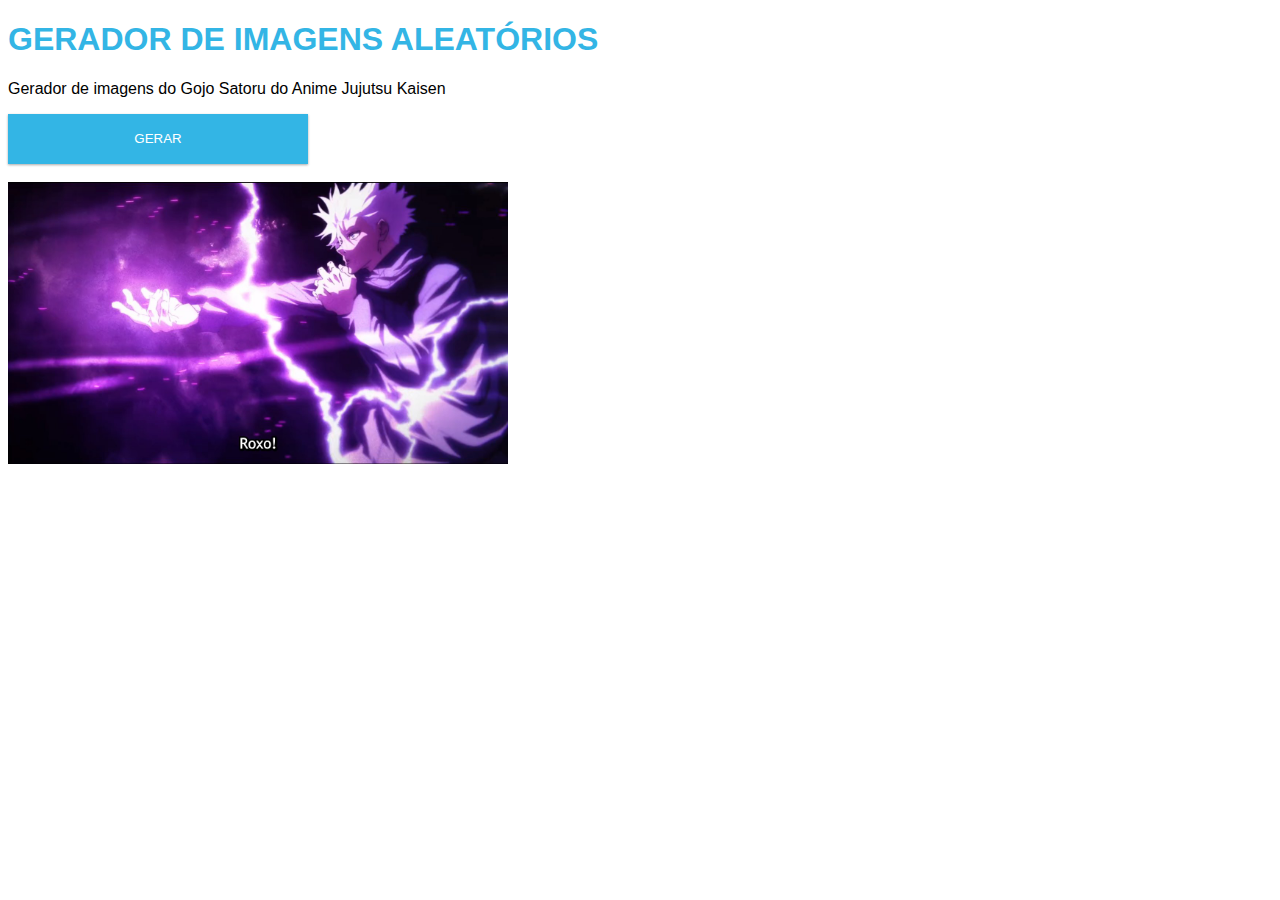
<file: Aula09/index.html>
<!DOCTYPE html>
<html>
  <head>
    <meta charset="utf-8">
    <meta name="viewport" content="width=device-width, initial-scale=1">
    <title>Gerador de imagens</title>
    <link rel="stylesheet" href="style.css" >
    <script src="script.js" defer></script>

  </head>
  <body>
     <h1>Gerador de imagens aleatórios</h1> 
     <p>Gerador de imagens do Gojo Satoru do Anime Jujutsu Kaisen </p>
	<button id="rng-button">Gerar</button>
	<br></br>
	<img src="gojoJutso.jpg"></img>
    </body>
</html>
</file>
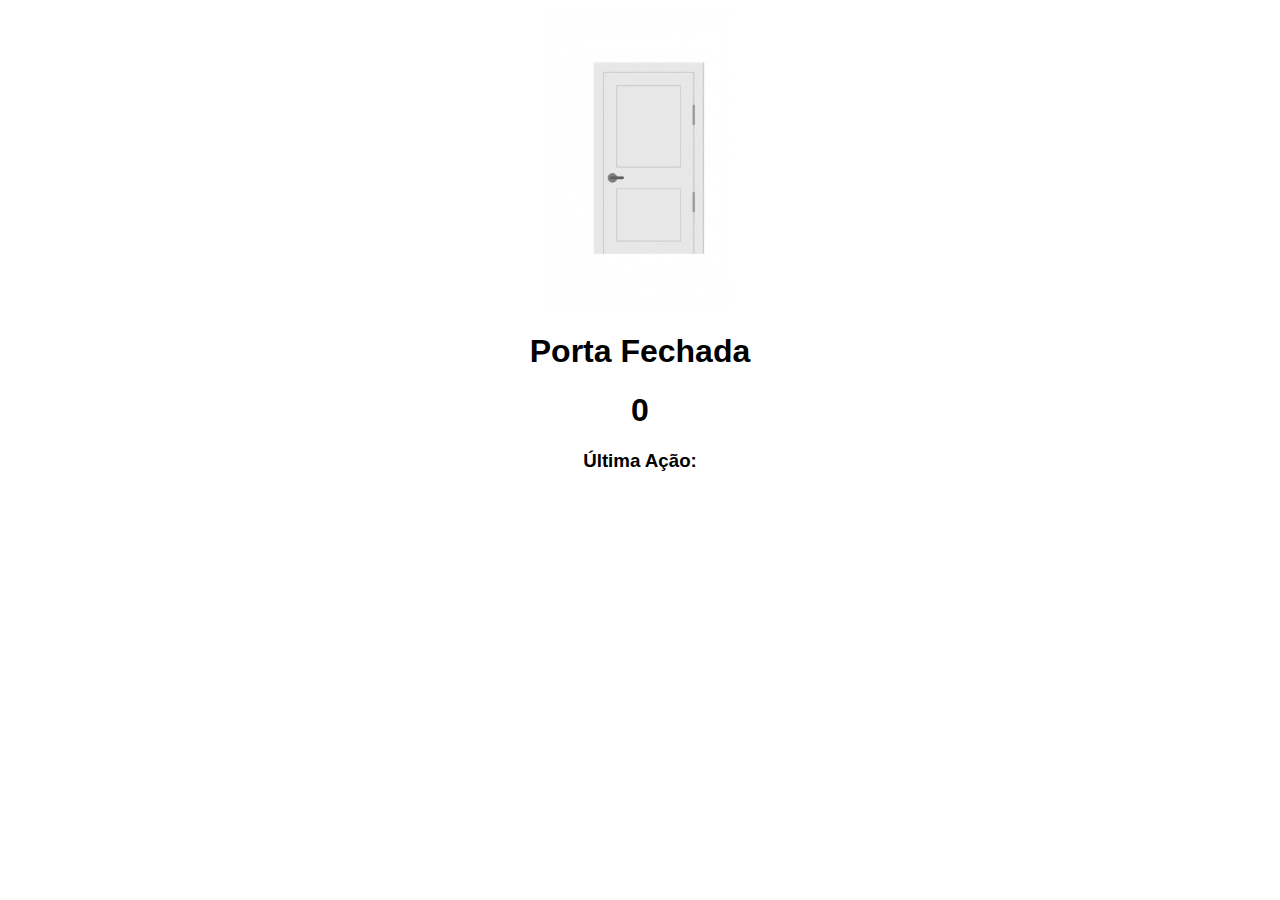
<file: Aula10/index.html>
<!DOCTYPE html>
<html>
  <head>
    <meta charset="utf-8">
    <meta name="viewport" content="width=device-width, initial-scale=1">
    <title>A Porta</title>
    <link rel="stylesheet" href="style.css">
  </head>
  <body>
    <div class="body-elements">
        <img id="porta" src="img/porta-fechada.jpg">
        <h1 id="identificador">Porta Fechada</h1>
        <h1 id="contador">0</h1>
        <h3>Última Ação: <span id="ultimaAcao"></span></h3>
    </div>
    <script src="script.js"></script>
 </body>
 </html>
</file>
<file: Aula03-04/style.css>
body {
    background-color: black;
}
h1 {
    color : red;
    font-weight: bold;
    font-family: sans-serif;
}
h2 {
    color : white;
    font-family: sans-serif;
}
div {  
    width: 200px;
    height: 400px;
}

img {
    border:2px solid white;
    width: 200px;
    height: 400px;
}
</file>
<file: Aula05/style.css>
nav{
    background-color: orange;
    padding-bottom: 20px;
}
section{
    text-align:center;
    margin-left:10%;
    margin-right:10%;
    background-color:gray;
    border-radius: 0px 0px 10px 10px ;
}
article section h2{
    background-color:lightskyblue;

}

header:first-child h1{
    background-color:lightskyblue;
    margin-bottom: 0px;
    padding:10px;
}
footer{
    background-color:black;
}
</file>
<file: Aula06-07/style.css>
body {
  background-color: whitesmoke;
  font-family: Helvetica, sans-serif;
  margin: 0;
}

#flex-container {
  display: flex;
  justify-content: space-between;
  height: 200px;
}

nav {
  background-color: royalblue;
  display: flex;
  justify-content: space-around;
  align-items: center;
  height: 75px;
}

header {
  background-color: lightskyblue;
  height: 400px;
}

section {
  background-color: gray;
  margin: 75px 100px;
}

footer {
  background-color: black;
  text-align: center;
  height: 100px;
  font-size: 25px;
  color: white;
}

p {
  background-color: khaki;
  height: 200px;
  margin-bottom: 75px;
}

div.col {
  background-color: tomato;
  border: 2px solid black;
  width: calc(30% - 5px);
  margin-left: 43px;
  margin-left: 43px;
}

div.box p{
  background-color: green;
  border: 2px solid black;
  height: 48px;
  width: calc(60% - 20px);
  text-align: center;
  vertical-align: text-top;
  font-size: 30px;
  font-family: sans-serif;
  margin-top: 0px;
  margin-bottom: 0px;
  margin-left: 150px;
  margin-left: 150px;
}

a {
  font-weight: bold;
  font-size: 24px;
  background-color: tomato;
  color: white;
  padding: 5px 15px;
  border-radius: 50px;
}
</file>
<file: Aula08-FinalHTML/style.css>
/**
 * Victoria Kirst (vrk@stanford.edu)
 * This is a rough copy of Squarespace's Bedford layout:
 * https://bedford-demo.squarespace.com/
 *
 * http://cs193x.stanford.edu
 */

a {
  cursor: pointer;
}

a.button {
  padding: 10px 15px;
  border: 2px solid white;
  border-radius: 100px;
}

a.button:hover {
  background-color: white;
  color: black;
}

body {
  color: rgba(26, 26, 26, .7);
  font-family: 'Lora', serif;
  font-size: 16px;
  margin: 0;
}

@media (max-width: 500px) {
  body {
    font-size: 14px;
  }
}
  
#critica a{
  color: #484848;
  font-weight: 400;
}

.button,
#elenco .personagem h1,
footer address,
header h1 strong,
#links {
  font-family: 'Open Sans', sans-serif;
  font-style: normal;
  letter-spacing: 1px;
  text-transform: uppercase;
}

#elenco .personagem {
  display: flex;
  justify-content: space-between;
}

@media (max-width: 500px) {
  #elenco {
    flex-direction: column;
  }
}

#elenco .personagem div {
  flex-grow: 1;
  padding: 20px;
}

#elenco .personagem img {
  width: 100%;
}

#elenco .personagem h3 {
  color: #484848;
  font-weight: normal;
  text-transform: none;
  font-size: 15px;
  font-family: Verdana, Geneva, Tahoma, sans-serif;
}
#elenco .personagem h3 span{
  font-style: italic;
}

footer {
  background-color: rgb(31, 31, 31);
  color: rgba(255, 255, 255, .8);
  padding: 20px;
  text-align: center;

 
}

footer p {
  color: rgba(255, 255, 255, .4);
}

header h1 {
  font-size: 1em;
  line-height: 1.5;
}

h1 a.button {
  border: 0;
  border: 2px solid #e3b921;
  background-color: #e3b921;
  display: inline-block;
  color: #ffffff;
  font-weight: 600;
}

h1 a.button:hover {
  color: #ffffff;
  background: transparent; 
}

header {
  color: white;
  background: url('images/header.jpg');
  background-size: cover;
  background-position: center;
  height: 600px;
  position: relative;

  display: flex;
  flex-direction: column;
  align-items: center;
  justify-content: center;
}

@media (max-width: 500px) {
  header {
    height: 300px;
    line-height: 1.2;
  }
  h1 img{
    width: 15%;
  }
  
}

/*
::before is a content selector:
https://developer.mozilla.org/en-US/docs/Web/CSS/::before
This is similar to creating a <div> overlay, like the example from the slides.
See that the header is set to "position: relative;".
*/
header::before {
  content: '';
  position: absolute;
  top: 0;
  left: 0;
  bottom: 0;
  right: 0;
  background-color: rgba(0, 0, 0, 0.3);
}

header h1 {
  font-weight: normal;
  text-align: center;
  z-index: 1;
}

header h1 a {
  /*font-size: 15px;*/
  font-size: 0.9em;
}

header h1 em {
  /*font-size: 20px;*/
  font-size: 1.25em;
  letter-spacing: 1px;
}

header h1 strong {
  /*font-size: 68px;*/
  font-size: 4.25em;
  letter-spacing: 4px;
}



header nav {
  position: absolute;
  top: 0;
  left: 0;
  right: 0;

  /*font-size: 14px;*/
  font-size: .875em;
  padding: 20px;

  display: flex;
  justify-content: space-between;
  align-items: center;
}

#menu {
  display: none;
}

#menu div {
  width: 25px;
  height: 3px;
  background-color: white;
  margin: 5px 0;
}




#links a {
  margin: 15px;
}

#logo img{
  height: 30px;
}

#sinopse p {
  margin-left: auto;
  margin-right: auto;
  margin-bottom: 125px;
  width: 80%;
  color: #484848;
}
h1 img{
  width: 5%;
}

p {
  /*line-height: 36px;*/
  line-height: 2.25em;
}

section {
  margin: 100px 125px;
  text-align: center;
}


a:visited, a:link {
  text-decoration:none;
  color:white;
}
a:hover{
  color:#e3b921;
}
section h1 {
  text-transform:uppercase;
  font-weight:bold;
  font-size: 35px;
  font-family:system-ui;
  color: #091030;
}
#temporadas .menu a{
 color: #484848;
 font-weight:500;
 padding-left: 10px;
 padding-right:10px;
 font-family: Verdana, Geneva, Tahoma, sans-serif;
 font-size: 15px;

}
#temporadas .menu a:hover{
  color:#e3b921;
 }
#temporadas{
  display: flex;
  flex-direction: column;
  align-items: center;
  justify-content: center;
}
#temporadas div{
  margin-top: 30px;
  width: 80%;
}
#temporadas .menu{
  margin-top: 30px;
  margin-bottom: 10px;
  width: 100%;

}

#curiosidades .menu a{
 color: #484848;
 font-weight:500;
 padding-left: 10px;
 padding-right:10px;
 font-family: Verdana, Geneva, Tahoma, sans-serif;
 font-size: 15px;

}
#curiosidades .menu a:hover{
  color:#e3b921;
 }
#curiosidades .menu{
  margin-top: 30px;
  margin-bottom: 10px;
  width: 100%;

}
#curiosidades{
  display: flex;
  flex-direction: column;
  align-items: center;
  justify-content: center;
}

#curiosidades img{
  width: 100%
}
#assistir img{
  width: 100%;
}
#assistir a{
  color: #484848;
  font-weight: 600;
}



footer a img{
  height: 24px;
  width: 29px;
  padding-left: 15px;
  padding-right: 15px;
}
footer p{
  margin-top: 5%;
 font-size:80%;
}

@media (max-width: 500px) {
  #links {
    display: none;
  }

  #menu {
    display: block;
  }

  #logo img{
    height: 30px;
  }

  header h1 strong {
    font-size: 1.5em;
    letter-spacing: 4px;
  }
  h1 img{
    width: 10%;
  }
  header h1 em {
    font-size: 1em;
  }

  #sinopse p {
    width: 80%;
    margin-bottom: 2em;
  }

  section {
    margin: 40px 10px;
  }

}
</file>
<file: Aula09/style.css>
* {
  font-family: "Lucida Sans", sans-serif;
}

#rng-button{
  width:300px;
  height:50px;
  border:none;
  text-transform: uppercase;
  background-color: #33b5e5;
  color: #ffffff;
  box-shadow: 0 1px 3px rgba(0,0,0,0.12), 0 1px 2px rgba(0,0,0,0.24);
}

img{
  width: 500px;  
}

h1{
  color:#33b5e5;
  text-transform: uppercase;
  display:block;
}
</file>
<file: Aula10/style.css>
img#porta {
    height: 300px;

}
.body-elements{
    display: block;
    text-align:center;
    font-family: 'Segoe UI', Verdana, sans-serif;
}
</file>
